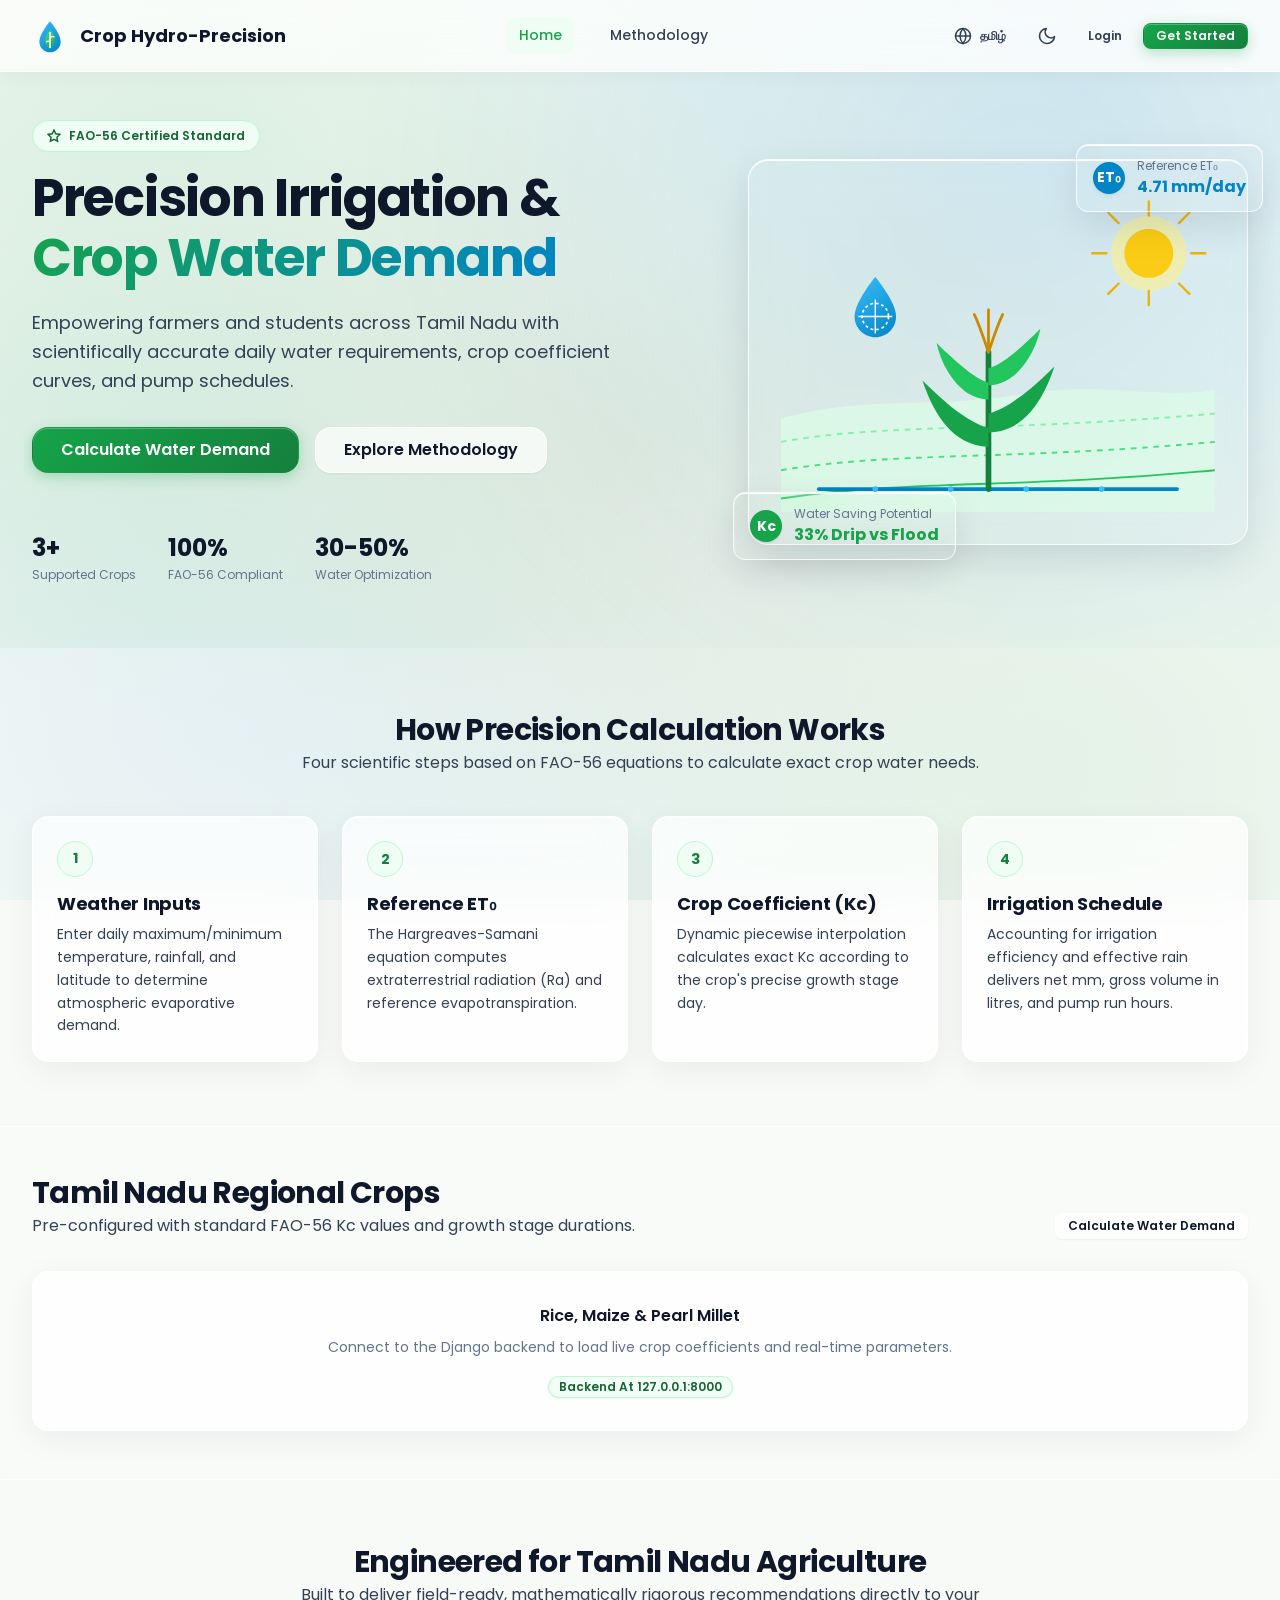
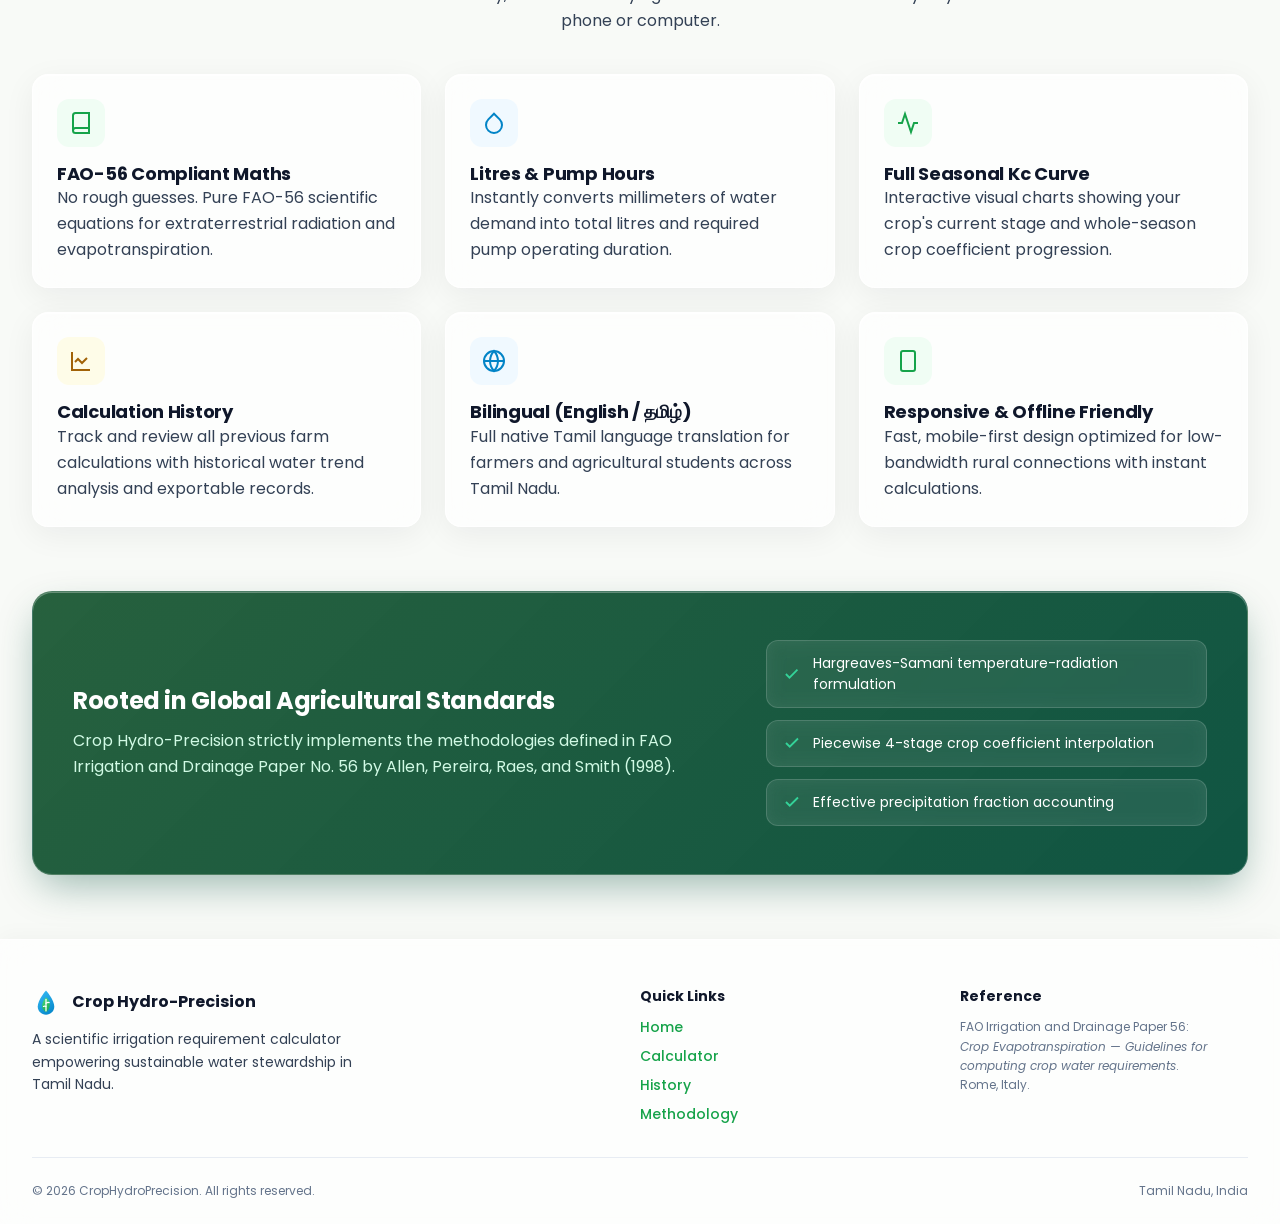
<file: frontend/index.html>
<!DOCTYPE html>
<html lang="en">
<head>
  <meta charset="UTF-8">
  <meta name="viewport" content="width=device-width, initial-scale=1.0">
  <title>Crop Hydro-Precision — Crop Water Demand & Irrigation Calculator</title>
  <meta name="description" content="Calculate crop water demand (ETc) and irrigation requirements using FAO-56 scientific methods for farmers and students in Tamil Nadu.">
  <link rel="icon" type="image/svg+xml" href="assets/favicon.svg">

  <!-- Google Fonts: Poppins & Noto Sans Tamil -->
  <link rel="preconnect" href="https://fonts.googleapis.com">
  <link rel="preconnect" href="https://fonts.gstatic.com" crossorigin>
  <link href="https://fonts.googleapis.com/css2?family=Noto+Sans+Tamil:wght@400;500;600;700&family=Poppins:wght@300;400;500;600;700&display=swap" rel="stylesheet">

  <!-- Stylesheets -->
  <link rel="stylesheet" href="css/variables.css">
  <link rel="stylesheet" href="css/base.css">
  <link rel="stylesheet" href="css/components.css">
  <link rel="stylesheet" href="css/pages.css">
</head>
<body>

  <!-- =========================================================================
       Navigation Bar
       ========================================================================= -->
  <header class="navbar">
    <div class="container navbar-container">
      <!-- Brand Logo -->
      <a href="index.html" class="navbar-brand">
        <img src="assets/logo.svg" alt="Crop Hydro-Precision Logo" class="navbar-logo" width="36" height="36">
        <span data-i18n="brand_name">Crop Hydro-Precision</span>
      </a>

      <!-- Desktop Links -->
      <nav class="navbar-links" aria-label="Main navigation">
        <a href="index.html" class="nav-link active" data-i18n="nav_home">Home</a>
        <a href="dashboard.html" class="nav-link nav-auth-only hidden" data-i18n="nav_dashboard">Calculator</a>
        <a href="history.html" class="nav-link nav-auth-only hidden" data-i18n="nav_history">History</a>
        <a href="about.html" class="nav-link" data-i18n="nav_about">Methodology</a>
      </nav>

      <!-- Right Controls: Language, Theme, Auth -->
      <div class="navbar-actions">
        <!-- Language Switcher Toggle -->
        <button id="lang-toggle-btn" class="btn btn-ghost btn-sm" aria-label="Toggle language between English and Tamil" title="Switch language">
          <svg width="18" height="18" viewBox="0 0 24 24" fill="none" stroke="currentColor" stroke-width="2" stroke-linecap="round" stroke-linejoin="round" aria-hidden="true">
            <circle cx="12" cy="12" r="10"></circle>
            <line x1="2" y1="12" x2="22" y2="12"></line>
            <path d="M12 2a15.3 15.3 0 0 1 4 10 15.3 15.3 0 0 1-4 10 15.3 15.3 0 0 1-4-10 15.3 15.3 0 0 1 4-10z"></path>
          </svg>
          <span class="lang-btn-text">தமிழ்</span>
        </button>

        <!-- Theme Switcher Toggle -->
        <button id="theme-toggle-btn" class="btn btn-icon" aria-label="Toggle dark mode" data-i18n-title="theme_toggle_title">
          <svg class="icon-sun hidden" width="20" height="20" viewBox="0 0 24 24" fill="none" stroke="currentColor" stroke-width="2" stroke-linecap="round" stroke-linejoin="round" aria-hidden="true">
            <circle cx="12" cy="12" r="5"></circle>
            <line x1="12" y1="1" x2="12" y2="3"></line>
            <line x1="12" y1="21" x2="12" y2="23"></line>
            <line x1="4.22" y1="4.22" x2="5.64" y2="5.64"></line>
            <line x1="18.36" y1="18.36" x2="19.78" y2="19.78"></line>
            <line x1="1" y1="12" x2="3" y2="12"></line>
            <line x1="21" y1="12" x2="23" y2="12"></line>
            <line x1="4.22" y1="19.78" x2="5.64" y2="18.36"></line>
            <line x1="18.36" y1="5.64" x2="19.78" y2="4.22"></line>
          </svg>
          <svg class="icon-moon" width="20" height="20" viewBox="0 0 24 24" fill="none" stroke="currentColor" stroke-width="2" stroke-linecap="round" stroke-linejoin="round" aria-hidden="true">
            <path d="M21 12.79A9 9 0 1 1 11.21 3 7 7 0 0 0 21 12.79z"></path>
          </svg>
        </button>

        <!-- Guest Links -->
        <div class="nav-guest-only" style="display: flex; gap: var(--space-2);">
          <a href="login.html" class="btn btn-ghost btn-sm" data-i18n="nav_login">Login</a>
          <a href="register.html" class="btn btn-primary btn-sm" data-i18n="nav_register">Get Started</a>
        </div>

        <!-- Authenticated User Menu -->
        <div class="nav-auth-only hidden" style="display: flex; align-items: center; gap: var(--space-3);">
          <a href="profile.html" class="user-avatar" id="nav-user-initials" title="User profile">U</a>
          <button id="nav-logout-btn" class="btn btn-ghost btn-sm" data-i18n="nav_logout">Logout</button>
        </div>
      </div>
    </div>
  </header>

  <main>
    <!-- =========================================================================
         Hero Section
         ========================================================================= -->
    <section class="hero-section">
      <div class="container hero-grid">
        <div class="hero-text-content">
          <div class="hero-badge">
            <svg width="14" height="14" viewBox="0 0 24 24" fill="none" stroke="currentColor" stroke-width="2.5"><path d="M12 2l3.09 6.26L22 9.27l-5 4.87 1.18 6.88L12 17.77l-6.18 3.25L7 14.14 2 9.27l6.91-1.01L12 2z"/></svg>
            <span data-i18n="hero_badge">FAO-56 Certified Standard</span>
          </div>
          <h1 class="hero-title">
            <span data-i18n="hero_title_1">Precision Irrigation &</span><br>
            <span class="text-gradient" data-i18n="hero_title_2">Crop Water Demand</span>
          </h1>
          <p class="hero-subtext" data-i18n="hero_subtext">
            Empowering farmers and students across Tamil Nadu with scientifically accurate daily water requirements, crop coefficient curves, and pump schedules.
          </p>
          <div class="hero-ctas">
            <a href="dashboard.html" class="btn btn-primary btn-lg" data-i18n="cta_calculate_now">
              Calculate Water Demand
              <svg width="18" height="18" viewBox="0 0 24 24" fill="none" stroke="currentColor" stroke-width="2"><path d="M5 12h14M12 5l7 7-7 7"/></svg>
            </a>
            <a href="about.html" class="btn btn-secondary btn-lg" data-i18n="cta_learn_more">Explore Methodology</a>
          </div>

          <div class="hero-stats">
            <div>
              <div class="hero-stat-value">3+</div>
              <div class="hero-stat-label" data-i18n="stat_crops">Supported Crops</div>
            </div>
            <div>
              <div class="hero-stat-value">100%</div>
              <div class="hero-stat-label" data-i18n="stat_precision">FAO-56 Compliant</div>
            </div>
            <div>
              <div class="hero-stat-value">30-50%</div>
              <div class="hero-stat-label" data-i18n="stat_savings">Water Optimization</div>
            </div>
          </div>
        </div>

        <!-- Hero Illustrated Graphic (Inline SVG) -->
        <div class="hero-visual-card">
          <!-- Floating Metrics -->
          <div class="floating-metric top-right">
            <div class="user-avatar" style="background: var(--color-water-600); width: 32px; height: 32px;">ET₀</div>
            <div>
              <div style="font-size: var(--font-size-xs); color: var(--text-muted);" data-i18n="metric_et0_preview">Reference ET₀</div>
              <div style="font-weight: 700; color: var(--color-water-600);">4.71 mm/day</div>
            </div>
          </div>

          <div class="floating-metric bottom-left">
            <div class="user-avatar" style="background: var(--color-primary-600); width: 32px; height: 32px;">Kc</div>
            <div>
              <div style="font-size: var(--font-size-xs); color: var(--text-muted);" data-i18n="metric_savings_preview">Water Saving Potential</div>
              <div style="font-weight: 700; color: var(--color-primary-600);">33% Drip vs Flood</div>
            </div>
          </div>

          <div class="hero-svg-container">
            <svg viewBox="0 0 460 340" fill="none" xmlns="http://www.w3.org/2000/svg" style="width: 100%; height: auto;">
              <!-- Sky & Sun -->
              <circle cx="390" cy="65" r="40" fill="#fef08a" opacity="0.6"/>
              <circle cx="390" cy="65" r="26" fill="#facc15"/>
              <!-- Sunrays -->
              <path d="M390 25V10M390 120V105M345 65H330M450 65H435M358 33L347 22M433 108L422 97M358 97L347 108M433 22L422 33" stroke="#eab308" stroke-width="2.5" stroke-linecap="round"/>

              <!-- Rolling Hills / Field Background -->
              <path d="M0 240C90 215 160 230 250 215C340 200 400 220 460 210V340H0V240Z" fill="#dcfce7" opacity="0.7"/>
              <!-- Crop Rows Contour Lines -->
              <path d="M0 265C110 245 230 255 460 235" stroke="#86efac" stroke-width="2" stroke-dasharray="6 6"/>
              <path d="M0 295C120 275 240 285 460 265" stroke="#4ade80" stroke-width="2" stroke-dasharray="6 6"/>
              <path d="M0 325C130 305 250 315 460 295" stroke="#22c55e" stroke-width="2"/>

              <!-- Drip Irrigation Pipe Graphic -->
              <path d="M40 315H420" stroke="#0284c7" stroke-width="4" stroke-linecap="round"/>
              <!-- Emitter water droplets -->
              <circle cx="100" cy="315" r="3" fill="#38bdf8"/>
              <circle cx="180" cy="315" r="3" fill="#38bdf8"/>
              <circle cx="260" cy="315" r="3" fill="#38bdf8"/>
              <circle cx="340" cy="315" r="3" fill="#38bdf8"/>

              <!-- Central Healthy Crop (Maize / Rice Stalk) -->
              <path d="M220 315V170" stroke="#15803d" stroke-width="6" stroke-linecap="round"/>
              <!-- Leaves Left -->
              <path d="M220 270C180 270 160 230 150 200C175 225 200 245 220 250" fill="#16a34a"/>
              <path d="M220 220C190 220 170 185 165 160C185 180 205 198 220 202" fill="#22c55e"/>
              <!-- Leaves Right -->
              <path d="M220 255C260 255 280 215 290 185C265 210 240 230 220 235" fill="#16a34a"/>
              <path d="M220 205C250 205 270 170 275 145C255 165 235 183 220 187" fill="#22c55e"/>
              <!-- Top Tassel / Ear of Corn -->
              <path d="M220 170C215 155 210 140 205 130M220 170C225 155 230 140 235 130M220 170V125" stroke="#ca8a04" stroke-width="3" stroke-linecap="round"/>

              <!-- Stylized Water Droplet with Precision Crosshair -->
              <g transform="translate(60, 80)">
                <path d="M40 10C40 10 18 36 18 52C18 64.15 27.85 74 40 74C52.15 74 62 64.15 62 52C62 36 40 10 40 10Z" fill="url(#waterDropGrad)"/>
                <circle cx="40" cy="52" r="14" stroke="#ffffff" stroke-width="1.8" stroke-dasharray="3 3"/>
                <line x1="40" y1="34" x2="40" y2="70" stroke="#ffffff" stroke-width="1.5"/>
                <line x1="22" y1="52" x2="58" y2="52" stroke="#ffffff" stroke-width="1.5"/>
              </g>

              <defs>
                <linearGradient id="waterDropGrad" x1="18" y1="10" x2="62" y2="74" gradientUnits="userSpaceOnUse">
                  <stop offset="0%" stop-color="#38bdf8"/>
                  <stop offset="100%" stop-color="#0284c7"/>
                </linearGradient>
              </defs>
            </svg>
          </div>
        </div>
      </div>
    </section>

    <!-- =========================================================================
         How It Works Section (4 Steps)
         ========================================================================= -->
    <section class="section">
      <div class="container">
        <div style="text-align: center; max-width: 680px; margin: 0 auto;">
          <h2 data-i18n="how_it_works_title">How Precision Calculation Works</h2>
          <p data-i18n="how_it_works_subtitle">Four scientific steps based on FAO-56 equations to calculate exact crop water needs.</p>
        </div>

        <div class="steps-grid">
          <!-- Step 1 -->
          <div class="step-card">
            <div class="step-number">1</div>
            <h3 class="step-title" data-i18n="step1_title">Weather Inputs</h3>
            <p class="step-desc" data-i18n="step1_desc">Enter daily maximum/minimum temperature, rainfall, and latitude to determine atmospheric evaporative demand.</p>
          </div>
          <!-- Step 2 -->
          <div class="step-card">
            <div class="step-number">2</div>
            <h3 class="step-title" data-i18n="step2_title">Reference ET₀</h3>
            <p class="step-desc" data-i18n="step2_desc">The Hargreaves-Samani equation computes extraterrestrial radiation (Ra) and reference evapotranspiration.</p>
          </div>
          <!-- Step 3 -->
          <div class="step-card">
            <div class="step-number">3</div>
            <h3 class="step-title" data-i18n="step3_title">Crop Coefficient (Kc)</h3>
            <p class="step-desc" data-i18n="step3_desc">Dynamic piecewise interpolation calculates exact Kc according to the crop's precise growth stage day.</p>
          </div>
          <!-- Step 4 -->
          <div class="step-card">
            <div class="step-number">4</div>
            <h3 class="step-title" data-i18n="step4_title">Irrigation Schedule</h3>
            <p class="step-desc" data-i18n="step4_desc">Accounting for irrigation efficiency and effective rain delivers net mm, gross volume in litres, and pump run hours.</p>
          </div>
        </div>
      </div>
    </section>

    <!-- =========================================================================
         Live Supported Crops Strip (Loaded from GET /api/crops/)
         ========================================================================= -->
    <section class="supported-crops-section">
      <div class="container">
        <div style="display: flex; justify-content: space-between; align-items: flex-end; flex-wrap: wrap; gap: var(--space-4);">
          <div>
            <h2 data-i18n="crops_title">Tamil Nadu Regional Crops</h2>
            <p data-i18n="crops_subtitle">Pre-configured with standard FAO-56 Kc values and growth stage durations.</p>
          </div>
          <a href="dashboard.html" class="btn btn-secondary btn-sm" data-i18n="cta_calculate_now">Calculate for your crop &rarr;</a>
        </div>

        <div id="crops-container" class="crops-scroll-grid" role="region" aria-live="polite">
          <!-- Dynamic skeleton cards while loading -->
          <div class="crop-card skeleton-box skeleton"></div>
          <div class="crop-card skeleton-box skeleton"></div>
          <div class="crop-card skeleton-box skeleton"></div>
        </div>
      </div>
    </section>

    <!-- =========================================================================
         Key Features Grid
         ========================================================================= -->
    <section class="section">
      <div class="container">
        <div style="text-align: center; max-width: 680px; margin: 0 auto;">
          <h2 data-i18n="features_title">Engineered for Tamil Nadu Agriculture</h2>
          <p data-i18n="features_subtitle">Built to deliver field-ready, mathematically rigorous recommendations directly to your phone or computer.</p>
        </div>

        <div class="features-grid">
          <!-- Feature 1 -->
          <div class="feature-card">
            <div class="feature-icon-wrapper">
              <svg width="24" height="24" viewBox="0 0 24 24" fill="none" stroke="currentColor" stroke-width="2"><path d="M4 19.5A2.5 2.5 0 0 1 6.5 17H20"/><path d="M6.5 2H20v20H6.5A2.5 2.5 0 0 1 4 19.5v-15A2.5 2.5 0 0 1 6.5 2z"/></svg>
            </div>
            <h3 class="card-title" data-i18n="feat1_title">FAO-56 Compliant Maths</h3>
            <p data-i18n="feat1_desc">No rough guesses. Pure FAO-56 scientific equations for extraterrestrial radiation and evapotranspiration.</p>
          </div>

          <!-- Feature 2 -->
          <div class="feature-card">
            <div class="feature-icon-wrapper blue">
              <svg width="24" height="24" viewBox="0 0 24 24" fill="none" stroke="currentColor" stroke-width="2"><path d="M12 2.69l5.66 5.66a8 8 0 1 1-11.31 0z"/></svg>
            </div>
            <h3 class="card-title" data-i18n="feat2_title">Litres & Pump Hours</h3>
            <p data-i18n="feat2_desc">Instantly converts millimeters of water demand into total litres and required pump operating duration.</p>
          </div>

          <!-- Feature 3 -->
          <div class="feature-card">
            <div class="feature-icon-wrapper">
              <svg width="24" height="24" viewBox="0 0 24 24" fill="none" stroke="currentColor" stroke-width="2"><polyline points="22 12 18 12 15 21 9 3 6 12 2 12"/></svg>
            </div>
            <h3 class="card-title" data-i18n="feat3_title">Full Seasonal Kc Curve</h3>
            <p data-i18n="feat3_desc">Interactive visual charts showing your crop's current stage and whole-season crop coefficient progression.</p>
          </div>

          <!-- Feature 4 -->
          <div class="feature-card">
            <div class="feature-icon-wrapper soil">
              <svg width="24" height="24" viewBox="0 0 24 24" fill="none" stroke="currentColor" stroke-width="2"><path d="M3 3v18h18"/><path d="M18 9l-5 5-4-4-3 3"/></svg>
            </div>
            <h3 class="card-title" data-i18n="feat4_title">Calculation History</h3>
            <p data-i18n="feat4_desc">Track and review all previous farm calculations with historical water trend analysis and exportable records.</p>
          </div>

          <!-- Feature 5 -->
          <div class="feature-card">
            <div class="feature-icon-wrapper blue">
              <svg width="24" height="24" viewBox="0 0 24 24" fill="none" stroke="currentColor" stroke-width="2"><circle cx="12" cy="12" r="10"/><path d="M2 12h20M12 2a15.3 15.3 0 0 1 4 10 15.3 15.3 0 0 1-4 10 15.3 15.3 0 0 1-4-10 15.3 15.3 0 0 1 4-10z"/></svg>
            </div>
            <h3 class="card-title" data-i18n="feat5_title">Bilingual (English / தமிழ்)</h3>
            <p data-i18n="feat5_desc">Full native Tamil language translation for farmers and agricultural students across Tamil Nadu.</p>
          </div>

          <!-- Feature 6 -->
          <div class="feature-card">
            <div class="feature-icon-wrapper">
              <svg width="24" height="24" viewBox="0 0 24 24" fill="none" stroke="currentColor" stroke-width="2"><rect x="5" y="2" width="14" height="20" rx="2" ry="2"/><line x1="12" y1="18" x2="12.01" y2="18"/></svg>
            </div>
            <h3 class="card-title" data-i18n="feat6_title">Responsive & Mobile First</h3>
            <p data-i18n="feat6_desc">Fast, mobile-first design optimized for low-bandwidth rural connections with instant calculations.</p>
          </div>
        </div>
      </div>
    </section>

    <!-- =========================================================================
         FAO-56 Scientific Credibility Section
         ========================================================================= -->
    <section class="section" style="padding-top: 0;">
      <div class="container">
        <div class="fao-banner">
          <div>
            <h3 data-i18n="fao_banner_title">Rooted in Global Agricultural Standards</h3>
            <p data-i18n="fao_banner_desc">
              Crop Hydro-Precision strictly implements the methodologies defined in FAO Irrigation and Drainage Paper No. 56 by Allen, Pereira, Raes, and Smith (1998).
            </p>
          </div>
          <div class="fao-badge-list">
            <div class="fao-badge-item">
              <svg width="18" height="18" viewBox="0 0 24 24" fill="none" stroke="#34d399" stroke-width="2.5"><polyline points="20 6 9 17 4 12"/></svg>
              <span data-i18n="fao_check1">Hargreaves-Samani temperature-radiation formulation</span>
            </div>
            <div class="fao-badge-item">
              <svg width="18" height="18" viewBox="0 0 24 24" fill="none" stroke="#34d399" stroke-width="2.5"><polyline points="20 6 9 17 4 12"/></svg>
              <span data-i18n="fao_check2">Piecewise 4-stage crop coefficient interpolation</span>
            </div>
            <div class="fao-badge-item">
              <svg width="18" height="18" viewBox="0 0 24 24" fill="none" stroke="#34d399" stroke-width="2.5"><polyline points="20 6 9 17 4 12"/></svg>
              <span data-i18n="fao_check3">Effective precipitation fraction accounting</span>
            </div>
          </div>
        </div>
      </div>
    </section>
  </main>

  <!-- =========================================================================
       Footer
       ========================================================================= -->
  <footer class="footer">
    <div class="container">
      <div class="footer-content">
        <div>
          <div style="display: flex; align-items: center; gap: var(--space-3); margin-bottom: var(--space-3);">
            <img src="assets/logo.svg" alt="Logo" width="28" height="28">
            <strong style="font-size: var(--font-size-base);" data-i18n="brand_name">Crop Hydro-Precision</strong>
          </div>
          <p style="font-size: var(--font-size-sm); max-width: 360px;" data-i18n="footer_desc">
            A scientific irrigation requirement calculator empowering sustainable water stewardship in Tamil Nadu.
          </p>
        </div>

        <div>
          <h4 style="font-size: var(--font-size-sm); margin-bottom: var(--space-3);" data-i18n="footer_links_title">Quick Links</h4>
          <ul style="display: flex; flex-direction: column; gap: var(--space-2); font-size: var(--font-size-sm);">
            <li><a href="index.html" data-i18n="nav_home">Home</a></li>
            <li><a href="dashboard.html" data-i18n="nav_dashboard">Calculator</a></li>
            <li><a href="history.html" data-i18n="nav_history">History</a></li>
            <li><a href="about.html" data-i18n="nav_about">Methodology</a></li>
          </ul>
        </div>

        <div>
          <h4 style="font-size: var(--font-size-sm); margin-bottom: var(--space-3);" data-i18n="footer_fao_title">Reference</h4>
          <p style="font-size: var(--font-size-xs); color: var(--text-muted); line-height: 1.6;">
            FAO Irrigation and Drainage Paper 56:<br>
            <em>Crop Evapotranspiration — Guidelines for computing crop water requirements</em>.<br>
            Rome, Italy.
          </p>
        </div>
      </div>

      <div class="footer-bottom">
        <span data-i18n="footer_rights">© 2026 CropHydroPrecision. All rights reserved.</span>
        <span>Tamil Nadu, India</span>
      </div>
    </div>
  </footer>

  <!-- =========================================================================
       Application Script (ES Module)
       ========================================================================= -->
  <script type="module">
    import { api } from "./js/api.js";
    import { initI18n, getCurrentLang } from "./js/i18n.js";
    import { initTheme, initNavbar } from "./js/ui.js";

    // Initialize layout systems
    initI18n();
    initTheme();
    initNavbar();

    // Load Live Supported Crops from GET /api/crops/
    async function loadSupportedCrops() {
      const container = document.getElementById("crops-container");
      if (!container) return;

      try {
        const response = await api("/crops/", { auth: false });
        const crops = response.crops || [];

        if (crops.length === 0) {
          container.innerHTML = `<p class="text-muted">No crops currently active.</p>`;
          return;
        }

        const isTamil = getCurrentLang() === "ta";

        container.innerHTML = crops.map((crop) => {
          const displayName = isTamil ? crop.name_ta : crop.name_en;
          const secondaryName = isTamil ? crop.name_en : crop.name_ta;
          const daysText = isTamil ? "நாட்கள்" : "days";
          const durText = isTamil ? "முழு காலம்" : "Total Duration";
          const initText = isTamil ? "தொடக்கப் பருவம்" : "Initial Stage";
          const peakText = isTamil ? "உச்ச Kc" : "Peak Kc";

          return `
            <div class="crop-card">
              <div class="crop-card-header">
                <div>
                  <div class="crop-name">${displayName}</div>
                  <div class="crop-tamil-name">${secondaryName}</div>
                </div>
                <span class="badge badge-stage-development">Kc: ${crop.kc_ini} - ${crop.kc_mid}</span>
              </div>
              <div class="crop-meta-row">
                <span>${durText}</span>
                <strong>${crop.total_days} ${daysText}</strong>
              </div>
              <div class="crop-meta-row">
                <span>${initText}</span>
                <span>${crop.days_initial} ${daysText}</span>
              </div>
              <div class="crop-meta-row">
                <span>${peakText}</span>
                <strong>${crop.kc_mid}</strong>
              </div>
            </div>
          `;
        }).join("");
      } catch (err) {
        // Fallback display if backend is not currently running
        container.innerHTML = `
          <div class="crop-card" style="grid-column: 1 / -1; text-align: center; padding: var(--space-8);">
            <div style="font-weight: 600; margin-bottom: var(--space-2);">Rice, Maize & Pearl Millet</div>
            <p style="font-size: var(--font-size-sm); color: var(--text-muted); margin-bottom: var(--space-4);">
              Connect to the Django backend to load live crop coefficients and real-time parameters.
            </p>
            <span class="badge badge-stage-development">Backend at 127.0.0.1:8000</span>
          </div>
        `;
      }
    }

    loadSupportedCrops();

    // Re-render crop names if user toggles language
    document.getElementById("lang-toggle-btn")?.addEventListener("click", () => {
      setTimeout(loadSupportedCrops, 50);
    });
  </script>
</body>
</html>
</file>
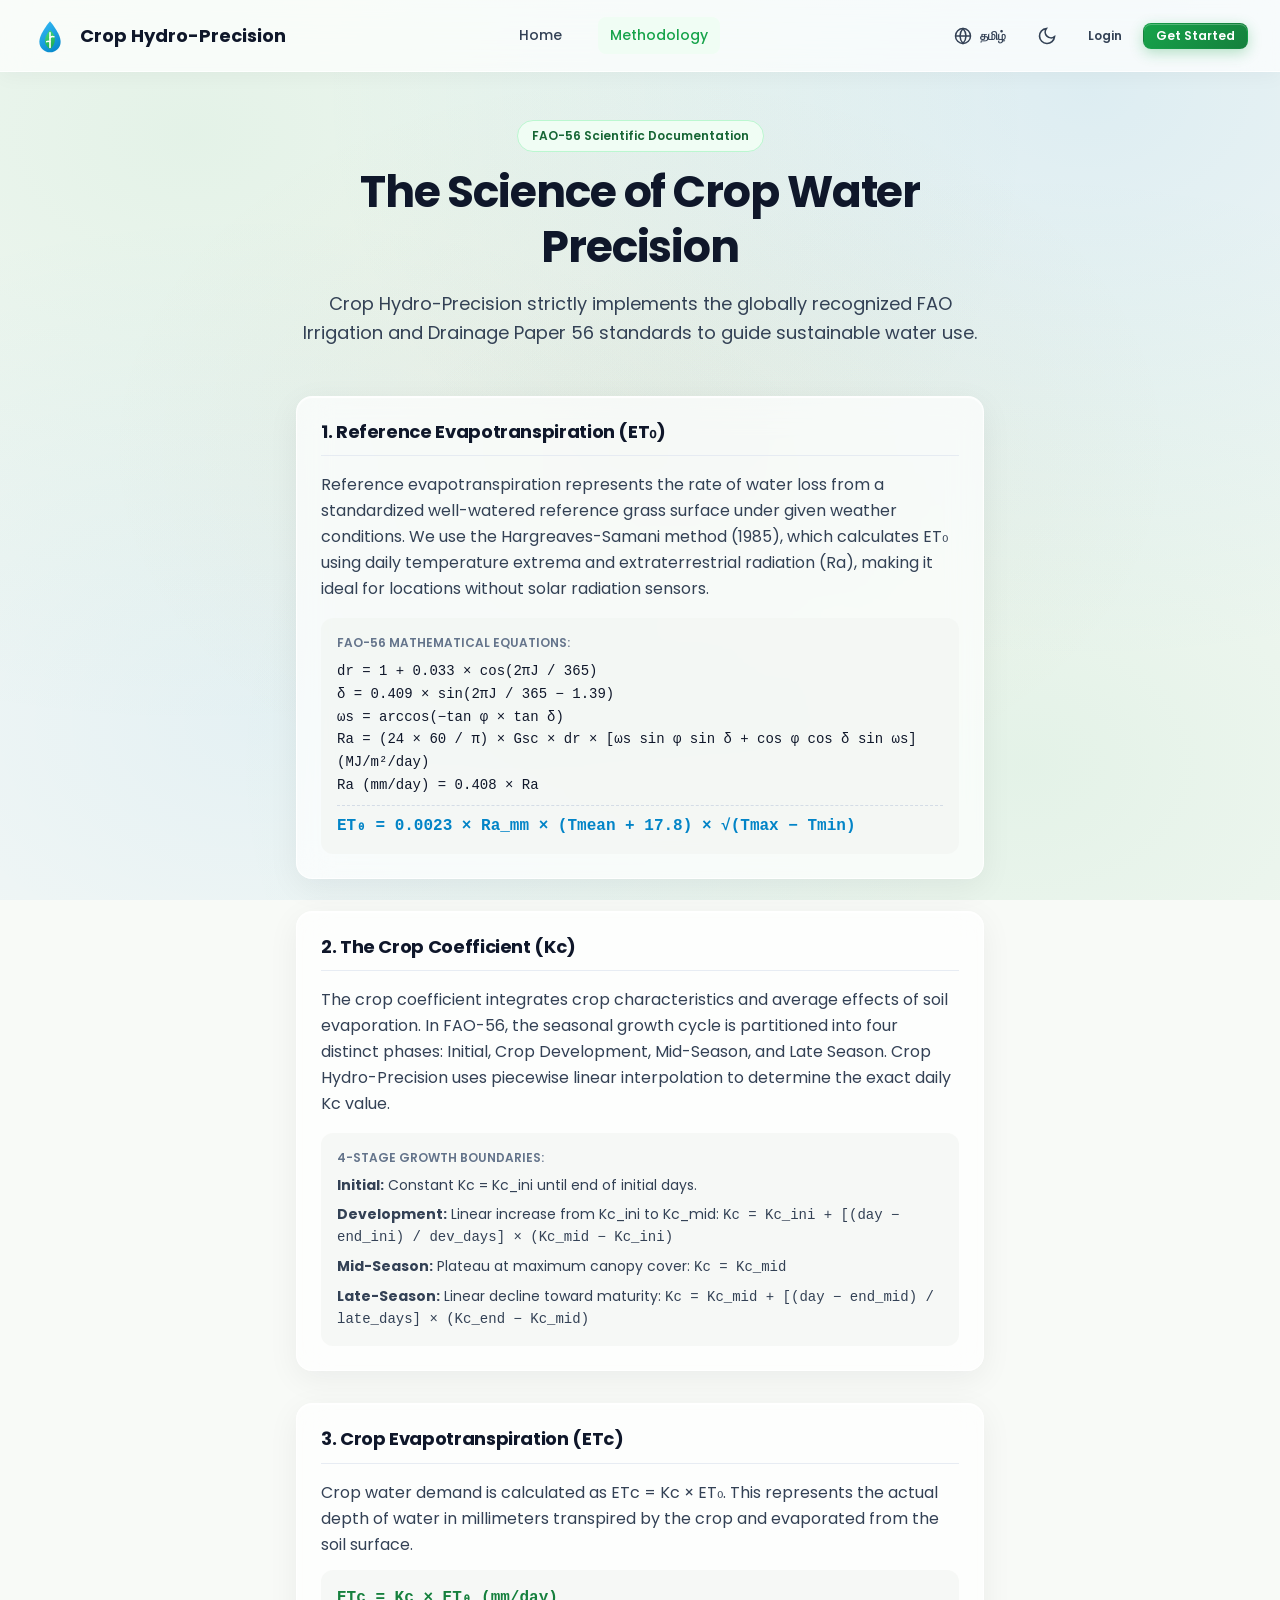
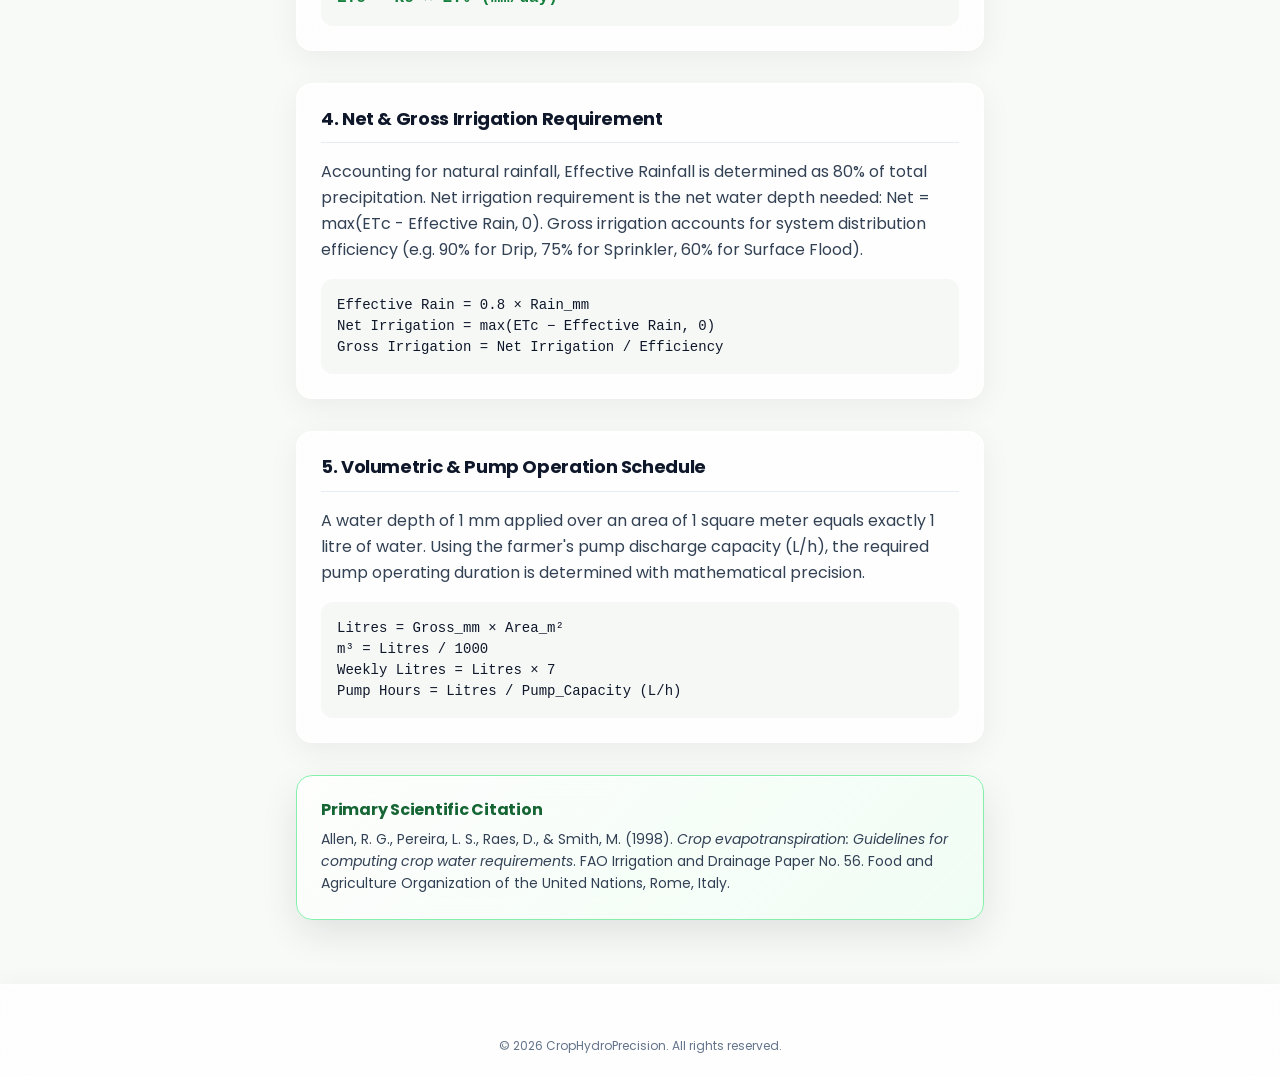
<file: frontend/about.html>
<!DOCTYPE html>
<html lang="en">
<head>
  <meta charset="UTF-8">
  <meta name="viewport" content="width=device-width, initial-scale=1.0">
  <title>Methodology & FAO-56 Science — Crop Hydro-Precision</title>
  <meta name="description" content="Scientific principles, mathematical formulations, and FAO-56 standard equations implemented in Crop Hydro-Precision.">
  <link rel="icon" type="image/svg+xml" href="assets/favicon.svg">

  <!-- Google Fonts: Poppins & Noto Sans Tamil -->
  <link rel="preconnect" href="https://fonts.googleapis.com">
  <link rel="preconnect" href="https://fonts.gstatic.com" crossorigin>
  <link href="https://fonts.googleapis.com/css2?family=Noto+Sans+Tamil:wght@400;500;600;700&family=Poppins:wght@300;400;500;600;700&display=swap" rel="stylesheet">

  <!-- Stylesheets -->
  <link rel="stylesheet" href="css/variables.css">
  <link rel="stylesheet" href="css/base.css">
  <link rel="stylesheet" href="css/components.css">
  <link rel="stylesheet" href="css/pages.css">
</head>
<body>

  <!-- Navigation Bar -->
  <header class="navbar">
    <div class="container navbar-container">
      <a href="index.html" class="navbar-brand">
        <img src="assets/logo.svg" alt="Crop Hydro-Precision Logo" class="navbar-logo" width="36" height="36">
        <span data-i18n="brand_name">Crop Hydro-Precision</span>
      </a>

      <nav class="navbar-links" aria-label="Main navigation">
        <a href="index.html" class="nav-link" data-i18n="nav_home">Home</a>
        <a href="dashboard.html" class="nav-link nav-auth-only hidden" data-i18n="nav_dashboard">Calculator</a>
        <a href="history.html" class="nav-link nav-auth-only hidden" data-i18n="nav_history">History</a>
        <a href="about.html" class="nav-link active" data-i18n="nav_about">Methodology</a>
      </nav>

      <div class="navbar-actions">
        <!-- Language Switcher Toggle -->
        <button id="lang-toggle-btn" class="btn btn-ghost btn-sm" aria-label="Toggle language">
          <svg width="18" height="18" viewBox="0 0 24 24" fill="none" stroke="currentColor" stroke-width="2" aria-hidden="true">
            <circle cx="12" cy="12" r="10"></circle>
            <line x1="2" y1="12" x2="22" y2="12"></line>
            <path d="M12 2a15.3 15.3 0 0 1 4 10 15.3 15.3 0 0 1-4 10 15.3 15.3 0 0 1-4-10 15.3 15.3 0 0 1 4-10z"></path>
          </svg>
          <span class="lang-btn-text">தமிழ்</span>
        </button>

        <!-- Theme Switcher Toggle -->
        <button id="theme-toggle-btn" class="btn btn-icon" aria-label="Toggle dark mode" data-i18n-title="theme_toggle_title">
          <svg class="icon-sun hidden" width="20" height="20" viewBox="0 0 24 24" fill="none" stroke="currentColor" stroke-width="2"><circle cx="12" cy="12" r="5"></circle><line x1="12" y1="1" x2="12" y2="3"></line><line x1="12" y1="21" x2="12" y2="23"></line><line x1="4.22" y1="4.22" x2="5.64" y2="5.64"></line><line x1="18.36" y1="18.36" x2="19.78" y2="19.78"></line><line x1="1" y1="12" x2="3" y2="12"></line><line x1="21" y1="12" x2="23" y2="12"></line><line x1="4.22" y1="19.78" x2="5.64" y2="18.36"></line><line x1="18.36" y1="5.64" x2="19.78" y2="4.22"></line></svg>
          <svg class="icon-moon" width="20" height="20" viewBox="0 0 24 24" fill="none" stroke="currentColor" stroke-width="2"><path d="M21 12.79A9 9 0 1 1 11.21 3 7 7 0 0 0 21 12.79z"></path></svg>
        </button>

        <div class="nav-guest-only" style="display: flex; gap: var(--space-2);">
          <a href="login.html" class="btn btn-ghost btn-sm" data-i18n="nav_login">Login</a>
          <a href="register.html" class="btn btn-primary btn-sm" data-i18n="nav_register">Get Started</a>
        </div>

        <div class="nav-auth-only hidden" style="display: flex; align-items: center; gap: var(--space-3);">
          <a href="profile.html" class="user-avatar" id="nav-user-initials" title="User profile">U</a>
          <button id="nav-logout-btn" class="btn btn-ghost btn-sm" data-i18n="nav_logout">Logout</button>
        </div>
      </div>
    </div>
  </header>

  <main style="padding: var(--space-12) 0 var(--space-16);">
    <div class="container container-sm">

      <!-- Hero Header -->
      <div style="text-align: center; margin-bottom: var(--space-12);">
        <div class="hero-badge" style="margin-bottom: var(--space-3);">
          FAO-56 Scientific Documentation
        </div>
        <h1 style="font-size: clamp(2rem, 4vw, 2.75rem); margin-bottom: var(--space-4);" data-i18n="about_hero_title">
          The Science of Crop Water Precision
        </h1>
        <p style="font-size: var(--font-size-lg); color: var(--text-secondary); line-height: 1.6;" data-i18n="about_hero_desc">
          Crop Hydro-Precision strictly implements the globally recognized FAO Irrigation and Drainage Paper 56 standards to guide sustainable water use.
        </p>
      </div>

      <!-- Section 1: Extraterrestrial Radiation & ET0 -->
      <article class="card" style="margin-bottom: var(--space-8);">
        <div class="card-header">
          <h2 class="card-title" data-i18n="about_et0_title">1. Reference Evapotranspiration (ET₀)</h2>
        </div>
        <p data-i18n="about_et0_desc">
          Reference evapotranspiration represents the rate of water loss from a standardized well-watered reference grass surface under given weather conditions. We use the Hargreaves-Samani method (1985), which calculates ET₀ using daily temperature extrema and extraterrestrial radiation (Ra), making it ideal for locations without solar radiation sensors.
        </p>

        <div style="background: var(--bg-surface-muted); padding: var(--space-4); border-radius: var(--radius-md); margin-top: var(--space-4);">
          <div style="font-size: var(--font-size-xs); color: var(--text-muted); font-weight: 600; text-transform: uppercase; margin-bottom: var(--space-2);">FAO-56 Mathematical Equations:</div>
          <p style="font-family: monospace; font-size: var(--font-size-sm); color: var(--text-main); margin-bottom: var(--space-2);">
            dr = 1 + 0.033 × cos(2πJ / 365)<br>
            δ = 0.409 × sin(2πJ / 365 − 1.39)<br>
            ωs = arccos(−tan φ × tan δ)<br>
            Ra = (24 × 60 / π) × Gsc × dr × [ωs sin φ sin δ + cos φ cos δ sin ωs] (MJ/m²/day)<br>
            Ra (mm/day) = 0.408 × Ra
          </p>
          <div style="font-weight: 700; color: var(--color-water-600); font-family: monospace; font-size: var(--font-size-base); padding-top: var(--space-2); border-top: 1px dashed var(--border-default);">
            ET₀ = 0.0023 × Ra_mm × (Tmean + 17.8) × √(Tmax − Tmin)
          </div>
        </div>
      </article>

      <!-- Section 2: Crop Coefficient Kc -->
      <article class="card" style="margin-bottom: var(--space-8);">
        <div class="card-header">
          <h2 class="card-title" data-i18n="about_kc_title">2. The Crop Coefficient (Kc)</h2>
        </div>
        <p data-i18n="about_kc_desc">
          The crop coefficient integrates crop characteristics and average effects of soil evaporation. In FAO-56, the seasonal growth cycle is partitioned into four distinct phases: Initial, Crop Development, Mid-Season, and Late Season. Crop Hydro-Precision uses piecewise linear interpolation to determine the exact daily Kc value.
        </p>

        <div style="background: var(--bg-surface-muted); padding: var(--space-4); border-radius: var(--radius-md); margin-top: var(--space-4);">
          <div style="font-size: var(--font-size-xs); color: var(--text-muted); font-weight: 600; text-transform: uppercase; margin-bottom: var(--space-2);">4-Stage Growth Boundaries:</div>
          <ul style="font-size: var(--font-size-sm); color: var(--text-secondary); display: flex; flex-direction: column; gap: var(--space-2);">
            <li><strong>Initial:</strong> Constant Kc = Kc_ini until end of initial days.</li>
            <li><strong>Development:</strong> Linear increase from Kc_ini to Kc_mid: <code>Kc = Kc_ini + [(day − end_ini) / dev_days] × (Kc_mid − Kc_ini)</code></li>
            <li><strong>Mid-Season:</strong> Plateau at maximum canopy cover: <code>Kc = Kc_mid</code></li>
            <li><strong>Late-Season:</strong> Linear decline toward maturity: <code>Kc = Kc_mid + [(day − end_mid) / late_days] × (Kc_end − Kc_mid)</code></li>
          </ul>
        </div>
      </article>

      <!-- Section 3: Crop Water Demand ETc -->
      <article class="card" style="margin-bottom: var(--space-8);">
        <div class="card-header">
          <h2 class="card-title" data-i18n="about_etc_title">3. Crop Evapotranspiration (ETc)</h2>
        </div>
        <p data-i18n="about_etc_desc">
          Crop water demand is calculated as ETc = Kc × ET₀. This represents the actual depth of water in millimeters transpired by the crop and evaporated from the soil surface.
        </p>
        <div style="background: var(--bg-surface-muted); padding: var(--space-4); border-radius: var(--radius-md); font-family: monospace; font-size: var(--font-size-base); font-weight: 700; color: var(--color-primary-700);">
          ETc = Kc × ET₀ (mm/day)
        </div>
      </article>

      <!-- Section 4: Water Balance -->
      <article class="card" style="margin-bottom: var(--space-8);">
        <div class="card-header">
          <h2 class="card-title" data-i18n="about_irrigation_title">4. Net & Gross Irrigation Requirement</h2>
        </div>
        <p data-i18n="about_irrigation_desc">
          Accounting for natural rainfall, Effective Rainfall is determined as 80% of total precipitation. Net irrigation requirement is the net water depth needed: Net = max(ETc - Effective Rain, 0). Gross irrigation accounts for system distribution efficiency (e.g. 90% for Drip, 75% for Sprinkler, 60% for Surface Flood).
        </p>
        <div style="background: var(--bg-surface-muted); padding: var(--space-4); border-radius: var(--radius-md); margin-top: var(--space-4); font-family: monospace; font-size: var(--font-size-sm); color: var(--text-main);">
          Effective Rain = 0.8 × Rain_mm<br>
          Net Irrigation = max(ETc − Effective Rain, 0)<br>
          Gross Irrigation = Net Irrigation / Efficiency
        </div>
      </article>

      <!-- Section 5: Volumetric & Pump Schedule -->
      <article class="card" style="margin-bottom: var(--space-8);">
        <div class="card-header">
          <h2 class="card-title" data-i18n="about_volume_title">5. Volumetric & Pump Operation Schedule</h2>
        </div>
        <p data-i18n="about_volume_desc">
          A water depth of 1 mm applied over an area of 1 square meter equals exactly 1 litre of water. Using the farmer's pump discharge capacity (L/h), the required pump operating duration is determined with mathematical precision.
        </p>
        <div style="background: var(--bg-surface-muted); padding: var(--space-4); border-radius: var(--radius-md); margin-top: var(--space-4); font-family: monospace; font-size: var(--font-size-sm); color: var(--text-main);">
          Litres = Gross_mm × Area_m²<br>
          m³ = Litres / 1000<br>
          Weekly Litres = Litres × 7<br>
          Pump Hours = Litres / Pump_Capacity (L/h)
        </div>
      </article>

      <!-- Primary Citation -->
      <div class="card card-elevated" style="background: linear-gradient(135deg, var(--bg-surface), var(--color-primary-50)); border-color: var(--color-primary-300);">
        <h3 style="font-size: var(--font-size-base); color: var(--color-primary-800); margin-bottom: var(--space-2);">
          Primary Scientific Citation
        </h3>
        <p style="font-size: var(--font-size-sm); color: var(--text-secondary); line-height: 1.6; margin-bottom: 0;">
          Allen, R. G., Pereira, L. S., Raes, D., & Smith, M. (1998). <em>Crop evapotranspiration: Guidelines for computing crop water requirements</em>. FAO Irrigation and Drainage Paper No. 56. Food and Agriculture Organization of the United Nations, Rome, Italy.
        </p>
      </div>

    </div>
  </main>

  <!-- Footer -->
  <footer class="footer">
    <div class="container" style="text-align: center;">
      <span style="font-size: var(--font-size-xs); color: var(--text-muted);" data-i18n="footer_rights">© 2026 CropHydroPrecision. All rights reserved.</span>
    </div>
  </footer>

  <!-- Application Script -->
  <script type="module">
    import { initI18n } from "./js/i18n.js";
    import { initTheme, initNavbar } from "./js/ui.js";

    initI18n();
    initTheme();
    initNavbar();
  </script>
</body>
</html>
</file>
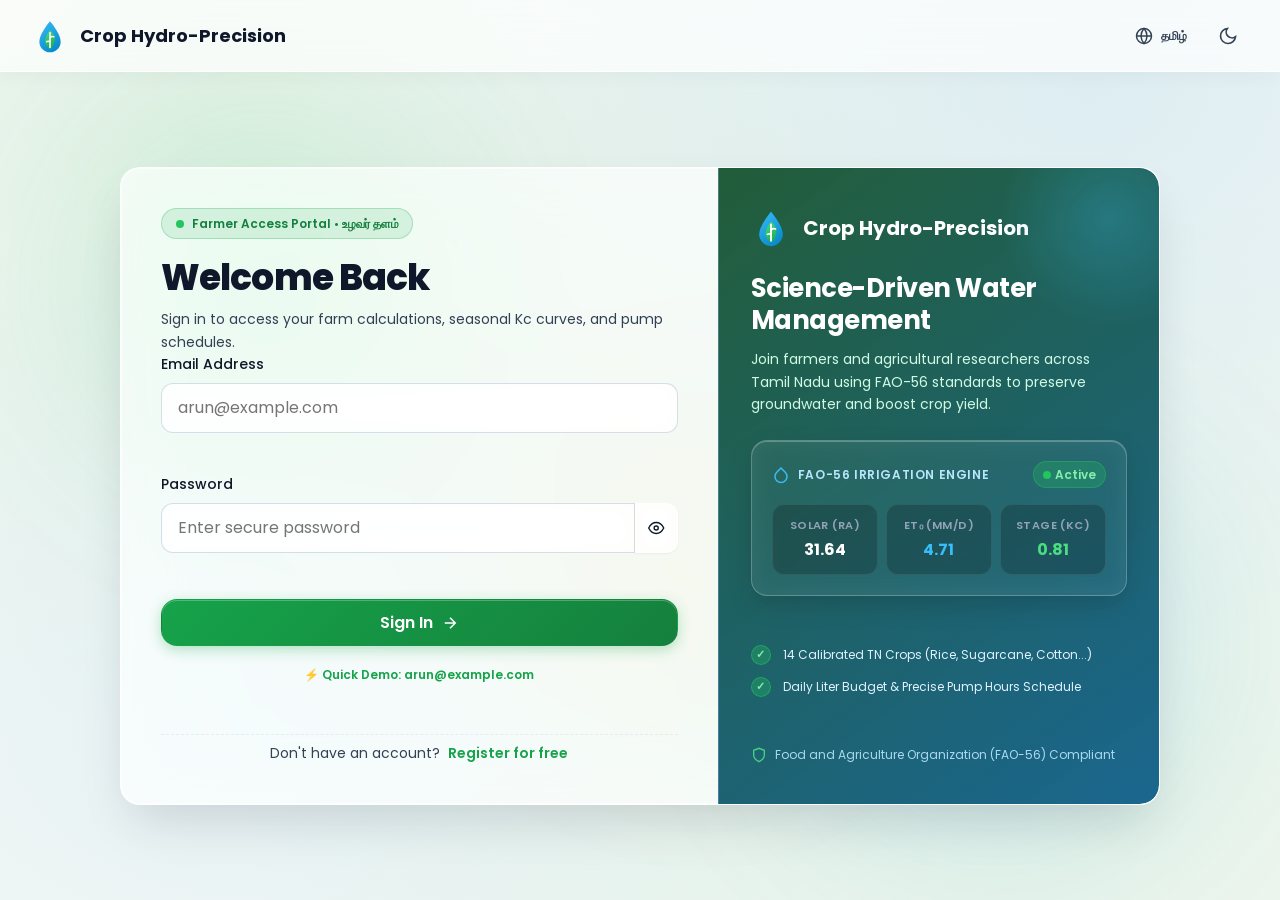
<file: frontend/login.html>
<!DOCTYPE html>
<html lang="en">
<head>
  <meta charset="UTF-8">
  <meta name="viewport" content="width=device-width, initial-scale=1.0">
  <title>Login — Crop Hydro-Precision</title>
  <meta name="description" content="Sign in to your Crop Hydro-Precision account to calculate and view your irrigation records.">
  <link rel="icon" type="image/svg+xml" href="assets/favicon.svg">

  <!-- Google Fonts: Poppins & Noto Sans Tamil -->
  <link rel="preconnect" href="https://fonts.googleapis.com">
  <link rel="preconnect" href="https://fonts.gstatic.com" crossorigin>
  <link href="https://fonts.googleapis.com/css2?family=Noto+Sans+Tamil:wght@400;500;600;700&family=Poppins:wght@300;400;500;600;700&display=swap" rel="stylesheet">

  <!-- Stylesheets -->
  <link rel="stylesheet" href="css/variables.css">
  <link rel="stylesheet" href="css/base.css">
  <link rel="stylesheet" href="css/components.css">
  <link rel="stylesheet" href="css/pages.css">
</head>
<body>

  <!-- Navigation Bar -->
  <header class="navbar">
    <div class="container navbar-container">
      <a href="index.html" class="navbar-brand">
        <img src="assets/logo.svg" alt="Crop Hydro-Precision Logo" class="navbar-logo" width="36" height="36">
        <span data-i18n="brand_name">Crop Hydro-Precision</span>
      </a>

      <div class="navbar-actions">
        <!-- Language Switcher Toggle -->
        <button id="lang-toggle-btn" class="btn btn-ghost btn-sm" aria-label="Toggle language">
          <svg width="18" height="18" viewBox="0 0 24 24" fill="none" stroke="currentColor" stroke-width="2" aria-hidden="true">
            <circle cx="12" cy="12" r="10"></circle>
            <line x1="2" y1="12" x2="22" y2="12"></line>
            <path d="M12 2a15.3 15.3 0 0 1 4 10 15.3 15.3 0 0 1-4 10 15.3 15.3 0 0 1-4-10 15.3 15.3 0 0 1 4-10z"></path>
          </svg>
          <span class="lang-btn-text">தமிழ்</span>
        </button>

        <!-- Theme Switcher Toggle -->
        <button id="theme-toggle-btn" class="btn btn-icon" aria-label="Toggle dark mode" data-i18n-title="theme_toggle_title">
          <svg class="icon-sun hidden" width="20" height="20" viewBox="0 0 24 24" fill="none" stroke="currentColor" stroke-width="2"><circle cx="12" cy="12" r="5"></circle><line x1="12" y1="1" x2="12" y2="3"></line><line x1="12" y1="21" x2="12" y2="23"></line><line x1="4.22" y1="4.22" x2="5.64" y2="5.64"></line><line x1="18.36" y1="18.36" x2="19.78" y2="19.78"></line><line x1="1" y1="12" x2="3" y2="12"></line><line x1="21" y1="12" x2="23" y2="12"></line><line x1="4.22" y1="19.78" x2="5.64" y2="18.36"></line><line x1="18.36" y1="5.64" x2="19.78" y2="4.22"></line></svg>
          <svg class="icon-moon" width="20" height="20" viewBox="0 0 24 24" fill="none" stroke="currentColor" stroke-width="2"><path d="M21 12.79A9 9 0 1 1 11.21 3 7 7 0 0 0 21 12.79z"></path></svg>
        </button>
      </div>
    </div>
  </header>

  <main>
    <!-- Ambient Floating Glass Glow Blobs -->
    <div class="auth-bg-blob auth-blob-1" aria-hidden="true"></div>
    <div class="auth-bg-blob auth-blob-2" aria-hidden="true"></div>
    <div class="auth-bg-blob auth-blob-3" aria-hidden="true"></div>

    <div class="auth-page-container">
      <!-- Floating Glass Bento Card -->
      <div class="auth-card-frame">
        <!-- Form Side -->
        <div class="auth-form-side">
          <div>
            <div class="auth-pill-tag">
              <span class="pulse-dot"></span>
              <span>Farmer Access Portal • உழவர் தளம்</span>
            </div>
            <h1 class="auth-title" data-i18n="auth_login_title">Welcome Back</h1>
            <p class="auth-subtitle" data-i18n="auth_login_subtitle">
              Sign in to access your farm calculations, seasonal Kc curves, and pump schedules.
            </p>
          </div>

          <form id="login-form" novalidate>
            <!-- Email Input -->
            <div class="form-group">
              <label for="login-email" class="form-label" data-i18n="auth_email_label">Email Address</label>
              <input type="email" id="login-email" class="form-control" autocomplete="email" required placeholder="arun@example.com" data-i18n-placeholder="auth_email_placeholder">
              <span class="form-error" id="email-error"></span>
            </div>

            <!-- Password Input with Toggle -->
            <div class="form-group">
              <label for="login-password" class="form-label" data-i18n="auth_password_label">Password</label>
              <div class="input-group">
                <input type="password" id="login-password" class="form-control" autocomplete="current-password" required placeholder="Enter password" data-i18n-placeholder="auth_password_placeholder">
                <button type="button" class="btn btn-secondary" id="toggle-password-btn" style="border-top-left-radius: 0; border-bottom-left-radius: 0; padding: 0 var(--space-3);" aria-label="Toggle password visibility">
                  <svg id="eye-icon" width="18" height="18" viewBox="0 0 24 24" fill="none" stroke="currentColor" stroke-width="2"><path d="M1 12s4-8 11-8 11 8 11 8-4 8-11 8-11-8-11-8z"></path><circle cx="12" cy="12" r="3"></circle></svg>
                </button>
              </div>
              <span class="form-error" id="password-error"></span>
            </div>

            <!-- Submit Button -->
            <div style="margin-top: var(--space-6); margin-bottom: var(--space-4);">
              <button type="submit" id="login-submit-btn" class="btn btn-primary btn-lg" style="width: 100%; justify-content: center; font-size: var(--font-size-base); padding: 0.85rem 1.5rem;">
                <span data-i18n="auth_login_btn">Sign In</span>
                <svg width="18" height="18" viewBox="0 0 24 24" fill="none" stroke="currentColor" stroke-width="2"><path d="M5 12h14M12 5l7 7-7 7"/></svg>
              </button>
            </div>

            <!-- Quick Demo Fill Helper -->
            <div style="text-align: center; margin-bottom: var(--space-4);">
              <button type="button" id="demo-fill-btn" class="btn btn-ghost btn-sm" style="color: var(--color-primary-600); font-weight: 600; font-size: var(--font-size-xs);">
                ⚡ Quick Demo: arun@example.com
              </button>
            </div>

            <!-- General Error Slot -->
            <div id="general-error" class="form-error" style="text-align: center; margin-bottom: var(--space-3);"></div>

            <!-- Registration Link -->
            <div style="text-align: center; font-size: var(--font-size-sm); color: var(--text-secondary); padding-top: var(--space-2); border-top: 1px dashed var(--border-subtle);">
              <span data-i18n="auth_no_account">Don't have an account?</span>
              <a href="register.html" style="font-weight: 600; margin-left: var(--space-1); color: var(--color-primary-600);" data-i18n="auth_register_link">Register for free</a>
            </div>
          </form>
        </div>

        <!-- Right Side Visual / Illustration Panel (Desktop) -->
        <div class="auth-side-panel">
          <div>
            <div class="auth-brand-badge">
              <img src="assets/logo.svg" alt="Logo" width="40" height="40">
              <span style="font-size: var(--font-size-xl); font-weight: 700; color: #ffffff;" data-i18n="brand_name">Crop Hydro-Precision</span>
            </div>
            <h2 class="auth-side-heading" data-i18n="auth_side_heading">
              Science-Driven Water Management
            </h2>
            <p class="auth-side-desc" data-i18n="auth_side_desc">
              Join farmers and agricultural researchers across Tamil Nadu using FAO-56 standards to preserve groundwater and boost crop yield.
            </p>
          </div>

          <!-- Middle Glass Feature Widget -->
          <div class="auth-preview-card">
            <div class="auth-preview-header">
              <div style="display: flex; align-items: center; gap: var(--space-2);">
                <svg width="18" height="18" viewBox="0 0 24 24" fill="none" stroke="#38bdf8" stroke-width="2"><path d="M12 2.69l5.66 5.66a8 8 0 1 1-11.31 0z"/></svg>
                <span style="font-size: var(--font-size-xs); font-weight: 600; color: #bae6fd; text-transform: uppercase; letter-spacing: 0.05em;">FAO-56 Irrigation Engine</span>
              </div>
              <span class="auth-live-badge"><span class="pulse-dot"></span> Active</span>
            </div>
            <div class="auth-stat-grid">
              <div class="auth-stat-tile">
                <span class="stat-lbl">Solar (Ra)</span>
                <span class="stat-val">31.64</span>
              </div>
              <div class="auth-stat-tile">
                <span class="stat-lbl">ET₀ (mm/d)</span>
                <span class="stat-val highlight-blue">4.71</span>
              </div>
              <div class="auth-stat-tile">
                <span class="stat-lbl">Stage (Kc)</span>
                <span class="stat-val highlight-green">0.81</span>
              </div>
            </div>
          </div>

          <!-- Feature Highlights List -->
          <div class="auth-features-list">
            <div class="auth-feature-row">
              <span class="auth-feature-check">✓</span>
              <span>14 Calibrated TN Crops (Rice, Sugarcane, Cotton...)</span>
            </div>
            <div class="auth-feature-row">
              <span class="auth-feature-check">✓</span>
              <span>Daily Liter Budget & Precise Pump Hours Schedule</span>
            </div>
          </div>

          <div class="auth-footer-badge">
            <svg width="16" height="16" viewBox="0 0 24 24" fill="none" stroke="#4ade80" stroke-width="2"><path d="M12 22s8-4 8-10V5l-8-3-8 3v7c0 6 8 10 8 10z"/></svg>
            <span>Food and Agriculture Organization (FAO-56) Compliant</span>
          </div>
        </div>
      </div>
    </div>
  </main>

  <!-- Application Script -->
  <script type="module">
    import { api } from "./js/api.js";
    import { setAuth, redirectIfLoggedIn } from "./js/auth.js";
    import { initI18n } from "./js/i18n.js";
    import { initTheme, showToast, setButtonLoading } from "./js/ui.js";

    // Immediate route guard: if already logged in, redirect
    if (redirectIfLoggedIn()) {
      // Browser redirected
    }

    initI18n();
    initTheme();

    // Password Toggle Functionality
    const togglePwdBtn = document.getElementById("toggle-password-btn");
    const pwdInput = document.getElementById("login-password");
    if (togglePwdBtn && pwdInput) {
      togglePwdBtn.addEventListener("click", () => {
        const isPassword = pwdInput.type === "password";
        pwdInput.type = isPassword ? "text" : "password";
        togglePwdBtn.innerHTML = isPassword
          ? `<svg width="18" height="18" viewBox="0 0 24 24" fill="none" stroke="currentColor" stroke-width="2"><path d="M17.94 17.94A10.07 10.07 0 0 1 12 20c-7 0-11-8-11-8a18.45 18.45 0 0 1 5.06-5.94M9.9 4.24A9.12 9.12 0 0 1 12 4c7 0 11 8 11 8a18.5 18.5 0 0 1-2.16 3.19m-6.72-1.07a3 3 0 1 1-4.24-4.24"></path><line x1="1" y1="1" x2="23" y2="23"></line></svg>`
          : `<svg width="18" height="18" viewBox="0 0 24 24" fill="none" stroke="currentColor" stroke-width="2"><path d="M1 12s4-8 11-8 11 8 11 8-4 8-11 8-11-8-11-8z"></path><circle cx="12" cy="12" r="3"></circle></svg>`;
      });
    }

    // Quick Demo Credentials Fill & Auto-Sign In
    const demoBtn = document.getElementById("demo-fill-btn");
    if (demoBtn) {
      demoBtn.addEventListener("click", () => {
        emailInput.value = "arun@example.com";
        pwdInput.value = "Farmer@2026";
        clearErrors();
        showToast("Demo credentials loaded! Signing in...", "info", 1500);
        setTimeout(() => {
          submitBtn.click();
        }, 350);
      });
    }

    // Form Submission
    const form = document.getElementById("login-form");
    const emailInput = document.getElementById("login-email");
    const submitBtn = document.getElementById("login-submit-btn");
    const emailError = document.getElementById("email-error");
    const pwdError = document.getElementById("password-error");
    const generalError = document.getElementById("general-error");

    function clearErrors() {
      emailError.textContent = "";
      pwdError.textContent = "";
      generalError.textContent = "";
      emailInput.classList.remove("has-error");
      pwdInput.classList.remove("has-error");
    }

    form.addEventListener("submit", async (e) => {
      e.preventDefault();
      clearErrors();

      const email = emailInput.value.trim().toLowerCase();
      const password = pwdInput.value;

      // Client-side quick checks
      let hasClientError = false;
      if (!email) {
        emailError.textContent = "Email is required.";
        emailInput.classList.add("has-error");
        hasClientError = true;
      }
      if (!password) {
        pwdError.textContent = "Password is required.";
        pwdInput.classList.add("has-error");
        hasClientError = true;
      }

      if (hasClientError) return;

      setButtonLoading(submitBtn, true);

      try {
        const data = await api("/auth/login/", {
          method: "POST",
          body: { email, password },
          auth: false,
        });

        // Store tokens & user
        setAuth({ access: data.access, refresh: data.refresh }, data.user);
        showToast("Signed in successfully!", "success", 2000);

        // Redirect to requested next page or dashboard
        const urlParams = new URLSearchParams(window.location.search);
        const nextUrl = urlParams.get("next") || "dashboard.html";
        setTimeout(() => {
          window.location.href = nextUrl;
        }, 500);

      } catch (err) {
        setButtonLoading(submitBtn, false);

        if (err.details) {
          if (err.details.email) {
            emailError.textContent = Array.isArray(err.details.email) ? err.details.email.join(" ") : err.details.email;
            emailInput.classList.add("has-error");
          }
          if (err.details.password) {
            pwdError.textContent = Array.isArray(err.details.password) ? err.details.password.join(" ") : err.details.password;
            pwdInput.classList.add("has-error");
          }
          if (err.details.non_field_errors) {
            generalError.textContent = Array.isArray(err.details.non_field_errors)
              ? err.details.non_field_errors.join(" ")
              : err.details.non_field_errors;
          }
        } else {
          generalError.textContent = err.message || "Invalid email or password.";
        }
      }
    });
  </script>
</body>
</html>
</file>
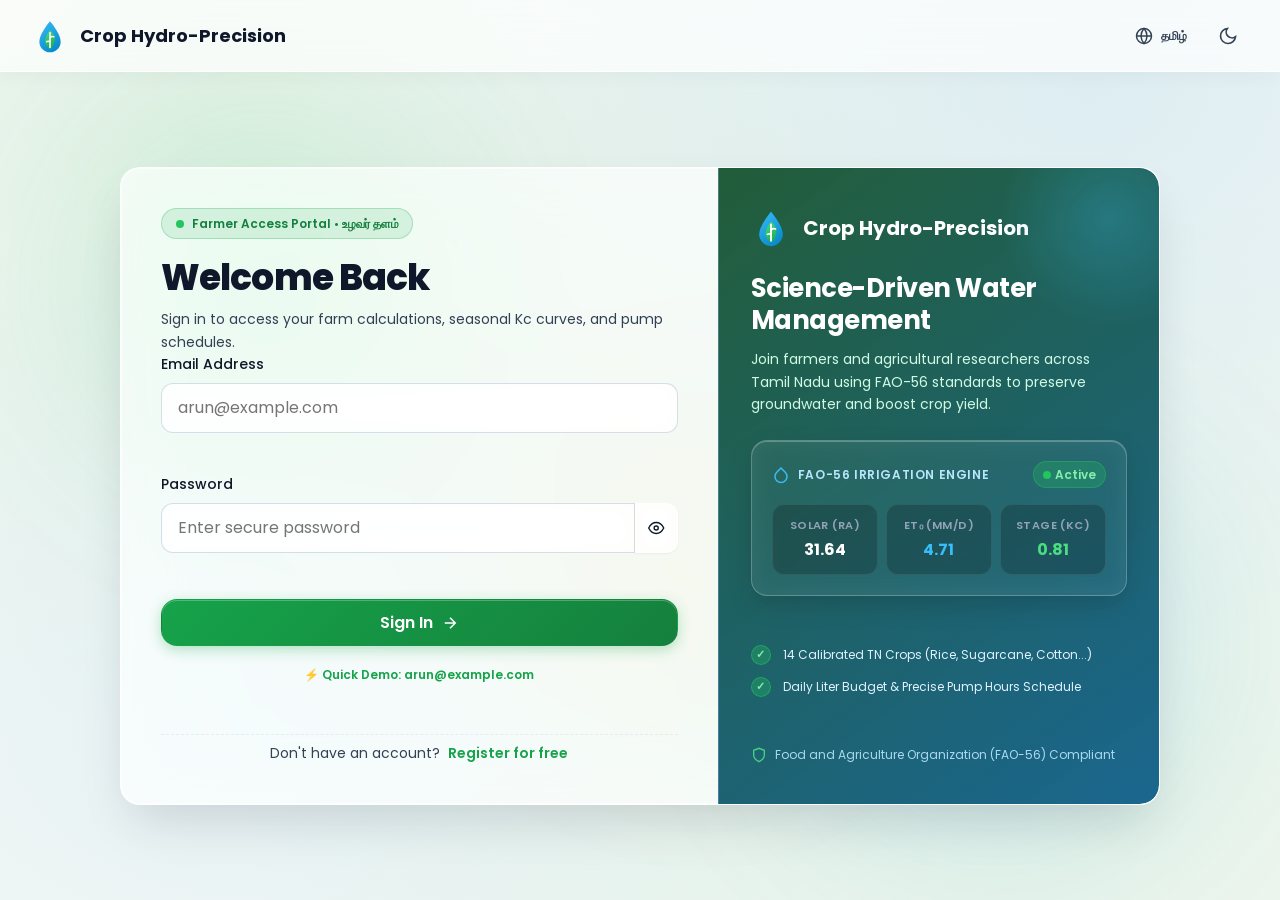
<file: frontend/profile.html>
<!DOCTYPE html>
<html lang="en">
<head>
  <meta charset="UTF-8">
  <meta name="viewport" content="width=device-width, initial-scale=1.0">
  <title>Farmer Profile — Crop Hydro-Precision</title>
  <meta name="description" content="Manage your Crop Hydro-Precision account settings, name, and password.">
  <link rel="icon" type="image/svg+xml" href="assets/favicon.svg">

  <!-- Google Fonts: Poppins & Noto Sans Tamil -->
  <link rel="preconnect" href="https://fonts.googleapis.com">
  <link rel="preconnect" href="https://fonts.gstatic.com" crossorigin>
  <link href="https://fonts.googleapis.com/css2?family=Noto+Sans+Tamil:wght@400;500;600;700&family=Poppins:wght@300;400;500;600;700&display=swap" rel="stylesheet">

  <!-- Stylesheets -->
  <link rel="stylesheet" href="css/variables.css">
  <link rel="stylesheet" href="css/base.css">
  <link rel="stylesheet" href="css/components.css">
  <link rel="stylesheet" href="css/pages.css">
</head>
<body>

  <!-- Navigation Bar -->
  <header class="navbar">
    <div class="container navbar-container">
      <a href="index.html" class="navbar-brand">
        <img src="assets/logo.svg" alt="Crop Hydro-Precision Logo" class="navbar-logo" width="36" height="36">
        <span data-i18n="brand_name">Crop Hydro-Precision</span>
      </a>

      <nav class="navbar-links" aria-label="Main navigation">
        <a href="index.html" class="nav-link" data-i18n="nav_home">Home</a>
        <a href="dashboard.html" class="nav-link" data-i18n="nav_dashboard">Calculator</a>
        <a href="history.html" class="nav-link" data-i18n="nav_history">History</a>
        <a href="about.html" class="nav-link" data-i18n="nav_about">Methodology</a>
      </nav>

      <div class="navbar-actions">
        <!-- Language Switcher Toggle -->
        <button id="lang-toggle-btn" class="btn btn-ghost btn-sm" aria-label="Toggle language">
          <svg width="18" height="18" viewBox="0 0 24 24" fill="none" stroke="currentColor" stroke-width="2" aria-hidden="true">
            <circle cx="12" cy="12" r="10"></circle>
            <line x1="2" y1="12" x2="22" y2="12"></line>
            <path d="M12 2a15.3 15.3 0 0 1 4 10 15.3 15.3 0 0 1-4 10 15.3 15.3 0 0 1-4-10 15.3 15.3 0 0 1 4-10z"></path>
          </svg>
          <span class="lang-btn-text">தமிழ்</span>
        </button>

        <!-- Theme Switcher Toggle -->
        <button id="theme-toggle-btn" class="btn btn-icon" aria-label="Toggle dark mode" data-i18n-title="theme_toggle_title">
          <svg class="icon-sun hidden" width="20" height="20" viewBox="0 0 24 24" fill="none" stroke="currentColor" stroke-width="2"><circle cx="12" cy="12" r="5"></circle><line x1="12" y1="1" x2="12" y2="3"></line><line x1="12" y1="21" x2="12" y2="23"></line><line x1="4.22" y1="4.22" x2="5.64" y2="5.64"></line><line x1="18.36" y1="18.36" x2="19.78" y2="19.78"></line><line x1="1" y1="12" x2="3" y2="12"></line><line x1="21" y1="12" x2="23" y2="12"></line><line x1="4.22" y1="19.78" x2="5.64" y2="18.36"></line><line x1="18.36" y1="5.64" x2="19.78" y2="4.22"></line></svg>
          <svg class="icon-moon" width="20" height="20" viewBox="0 0 24 24" fill="none" stroke="currentColor" stroke-width="2"><path d="M21 12.79A9 9 0 1 1 11.21 3 7 7 0 0 0 21 12.79z"></path></svg>
        </button>

        <a href="profile.html" class="user-avatar" id="nav-user-initials" title="User profile">U</a>
        <button id="nav-logout-btn" class="btn btn-ghost btn-sm" data-i18n="nav_logout">Logout</button>
      </div>
    </div>
  </header>

  <main style="padding: var(--space-8) 0 var(--space-16);">
    <div class="container container-sm">
      <!-- Profile Header Banner -->
      <div class="card card-elevated" style="margin-bottom: var(--space-8); display: flex; align-items: center; gap: var(--space-6); flex-wrap: wrap;">
        <div class="user-avatar" id="profile-avatar-initials" style="width: 72px; height: 72px; font-size: var(--font-size-2xl);">U</div>
        <div>
          <h1 id="profile-header-name" style="font-size: var(--font-size-2xl); margin-bottom: var(--space-1);">Loading...</h1>
          <div id="profile-header-email" style="font-size: var(--font-size-sm); color: var(--text-muted); margin-bottom: var(--space-2);">farmer@example.com</div>
          <span class="badge badge-stage-development">Verified Farmer Account</span>
        </div>
      </div>

      <!-- Section 1: Personal Details Form -->
      <div class="card" style="margin-bottom: var(--space-8);">
        <div class="card-header">
          <div>
            <h2 class="card-title" data-i18n="profile_account_info">Account Information</h2>
            <div class="card-subtitle" data-i18n="profile_subtitle">Manage your account details and password</div>
          </div>
        </div>

        <form id="profile-name-form" novalidate>
          <div class="form-group">
            <label for="profile-fullname" class="form-label" data-i18n="auth_fullname_label">Full Name</label>
            <input type="text" id="profile-fullname" class="form-control" required placeholder="Arun Kumar">
            <span class="form-error" id="profile-name-error"></span>
          </div>

          <div class="form-group">
            <label for="profile-email" class="form-label" data-i18n="auth_email_label">Email Address</label>
            <input type="email" id="profile-email" class="form-control" disabled style="background-color: var(--bg-surface-muted); opacity: 0.8; cursor: not-allowed;">
            <div class="form-hint" data-i18n="profile_email_readonly">Email address cannot be changed.</div>
          </div>

          <div class="form-group" style="padding-top: var(--space-2);">
            <div style="font-size: var(--font-size-xs); color: var(--text-muted); margin-bottom: var(--space-1);" data-i18n="profile_member_since">Member Since</div>
            <div id="profile-member-since" style="font-weight: 600; font-size: var(--font-size-sm); color: var(--text-main);">—</div>
          </div>

          <div style="display: flex; justify-content: flex-end; margin-top: var(--space-6);">
            <button type="submit" id="profile-name-save-btn" class="btn btn-primary">
              <span data-i18n="profile_save_btn">Save Profile</span>
            </button>
          </div>
        </form>
      </div>

      <!-- Section 2: Change Password Form -->
      <div class="card" style="margin-bottom: var(--space-8);">
        <div class="card-header">
          <div>
            <h2 class="card-title" data-i18n="profile_change_pwd_title">Change Password</h2>
            <div class="card-subtitle">Ensure your account uses a strong, unique password.</div>
          </div>
        </div>

        <form id="profile-pwd-form" novalidate>
          <div class="form-group">
            <label for="profile-old-pwd" class="form-label" data-i18n="profile_old_password_label">Current Password</label>
            <input type="password" id="profile-old-pwd" class="form-control" autocomplete="current-password" required placeholder="Enter current password">
            <span class="form-error" id="profile-old-pwd-error"></span>
          </div>

          <div class="form-group">
            <label for="profile-new-pwd" class="form-label" data-i18n="profile_new_password_label">New Password</label>
            <input type="password" id="profile-new-pwd" class="form-control" autocomplete="new-password" required placeholder="Enter new password">
            <div class="form-hint" data-i18n="auth_password_hint">Must be at least 8 characters and pass standard security rules.</div>
            <span class="form-error" id="profile-new-pwd-error"></span>
          </div>

          <div id="profile-pwd-general-error" class="form-error" style="margin-bottom: var(--space-3);"></div>

          <div style="display: flex; justify-content: flex-end; margin-top: var(--space-6);">
            <button type="submit" id="profile-pwd-save-btn" class="btn btn-secondary">
              <span data-i18n="profile_update_pwd_btn">Update Password</span>
            </button>
          </div>
        </form>
      </div>

      <!-- Section 3: Session Security / Logout -->
      <div class="card" style="border-color: rgba(220, 38, 38, 0.2);">
        <div class="card-header" style="border-bottom-color: rgba(220, 38, 38, 0.1);">
          <div>
            <h2 class="card-title" style="color: var(--color-danger-600);" data-i18n="profile_danger_zone">Session & Security</h2>
            <div class="card-subtitle" data-i18n="profile_logout_desc">Sign out of your active session on this device.</div>
          </div>
        </div>

        <div style="display: flex; align-items: center; justify-content: space-between; flex-wrap: gap: var(--space-4);">
          <p style="font-size: var(--font-size-sm); margin-bottom: 0;">
            Logging out clears your security tokens and prevents unauthorized access to your farm records.
          </p>
          <button type="button" id="profile-page-logout-btn" class="btn btn-danger">
            <span data-i18n="profile_logout_btn">Log Out of Account</span>
          </button>
        </div>
      </div>
    </div>
  </main>

  <!-- Footer -->
  <footer class="footer">
    <div class="container" style="text-align: center;">
      <span style="font-size: var(--font-size-xs); color: var(--text-muted);" data-i18n="footer_rights">© 2026 CropHydroPrecision. All rights reserved.</span>
    </div>
  </footer>

  <!-- Application Script -->
  <script type="module">
    import { initI18n } from "./js/i18n.js";
    import { initTheme, initNavbar } from "./js/ui.js";
    import { initProfilePage } from "./js/profile.js";

    initI18n();
    initTheme();
    initNavbar();
    initProfilePage();
  </script>
</body>
</html>
</file>
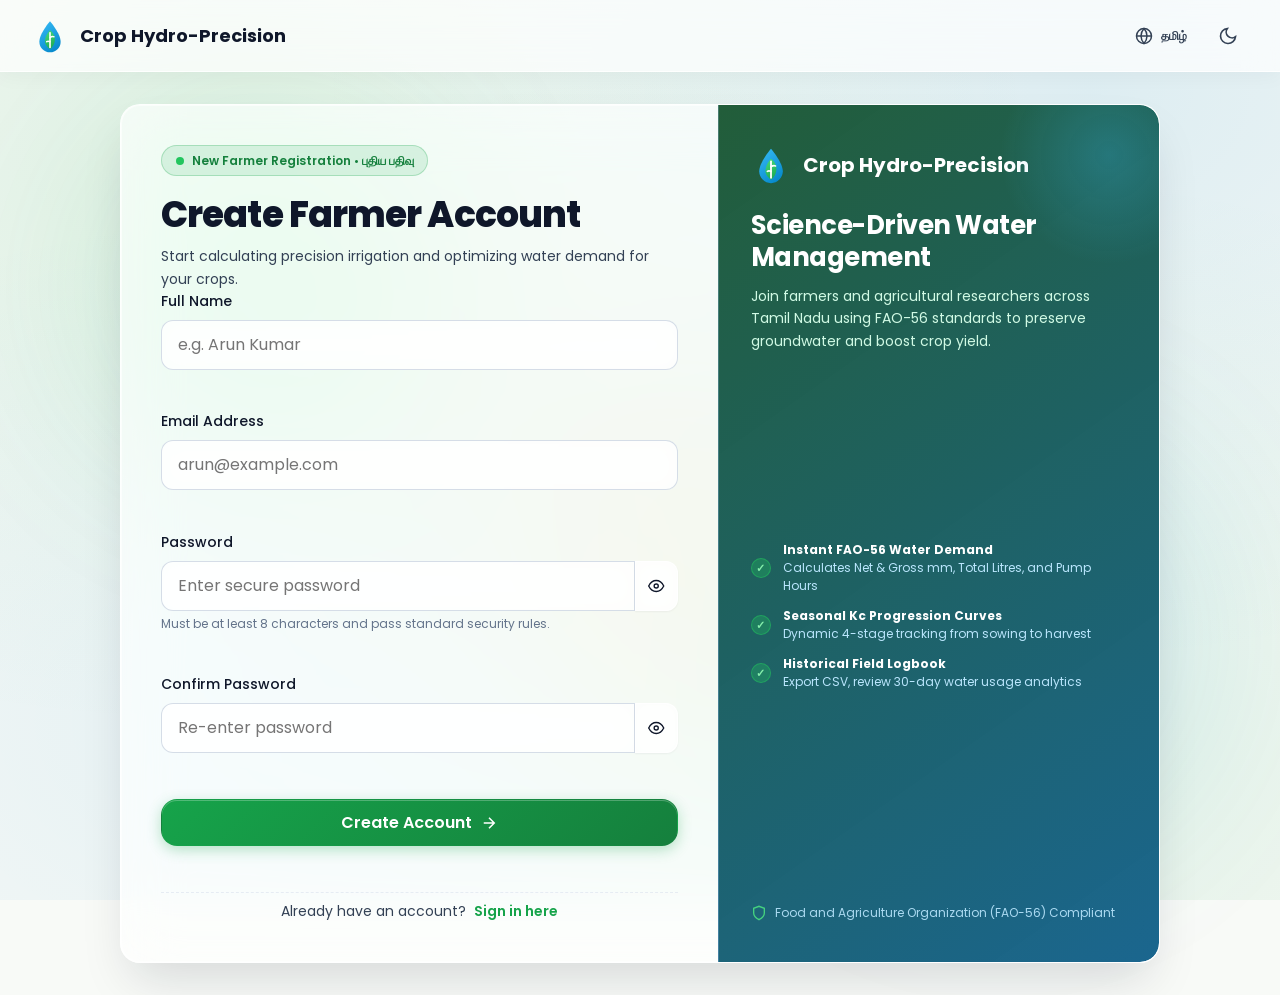
<file: frontend/register.html>
<!DOCTYPE html>
<html lang="en">
<head>
  <meta charset="UTF-8">
  <meta name="viewport" content="width=device-width, initial-scale=1.0">
  <title>Register — Crop Hydro-Precision</title>
  <meta name="description" content="Create your Crop Hydro-Precision account to calculate precision irrigation schedules.">
  <link rel="icon" type="image/svg+xml" href="assets/favicon.svg">

  <!-- Google Fonts: Poppins & Noto Sans Tamil -->
  <link rel="preconnect" href="https://fonts.googleapis.com">
  <link rel="preconnect" href="https://fonts.gstatic.com" crossorigin>
  <link href="https://fonts.googleapis.com/css2?family=Noto+Sans+Tamil:wght@400;500;600;700&family=Poppins:wght@300;400;500;600;700&display=swap" rel="stylesheet">

  <!-- Stylesheets -->
  <link rel="stylesheet" href="css/variables.css">
  <link rel="stylesheet" href="css/base.css">
  <link rel="stylesheet" href="css/components.css">
  <link rel="stylesheet" href="css/pages.css">
</head>
<body>

  <!-- Navigation Bar -->
  <header class="navbar">
    <div class="container navbar-container">
      <a href="index.html" class="navbar-brand">
        <img src="assets/logo.svg" alt="Crop Hydro-Precision Logo" class="navbar-logo" width="36" height="36">
        <span data-i18n="brand_name">Crop Hydro-Precision</span>
      </a>

      <div class="navbar-actions">
        <!-- Language Switcher Toggle -->
        <button id="lang-toggle-btn" class="btn btn-ghost btn-sm" aria-label="Toggle language">
          <svg width="18" height="18" viewBox="0 0 24 24" fill="none" stroke="currentColor" stroke-width="2" aria-hidden="true">
            <circle cx="12" cy="12" r="10"></circle>
            <line x1="2" y1="12" x2="22" y2="12"></line>
            <path d="M12 2a15.3 15.3 0 0 1 4 10 15.3 15.3 0 0 1-4 10 15.3 15.3 0 0 1-4-10 15.3 15.3 0 0 1 4-10z"></path>
          </svg>
          <span class="lang-btn-text">தமிழ்</span>
        </button>

        <!-- Theme Switcher Toggle -->
        <button id="theme-toggle-btn" class="btn btn-icon" aria-label="Toggle dark mode" data-i18n-title="theme_toggle_title">
          <svg class="icon-sun hidden" width="20" height="20" viewBox="0 0 24 24" fill="none" stroke="currentColor" stroke-width="2"><circle cx="12" cy="12" r="5"></circle><line x1="12" y1="1" x2="12" y2="3"></line><line x1="12" y1="21" x2="12" y2="23"></line><line x1="4.22" y1="4.22" x2="5.64" y2="5.64"></line><line x1="18.36" y1="18.36" x2="19.78" y2="19.78"></line><line x1="1" y1="12" x2="3" y2="12"></line><line x1="21" y1="12" x2="23" y2="12"></line><line x1="4.22" y1="19.78" x2="5.64" y2="18.36"></line><line x1="18.36" y1="5.64" x2="19.78" y2="4.22"></line></svg>
          <svg class="icon-moon" width="20" height="20" viewBox="0 0 24 24" fill="none" stroke="currentColor" stroke-width="2"><path d="M21 12.79A9 9 0 1 1 11.21 3 7 7 0 0 0 21 12.79z"></path></svg>
        </button>
      </div>
    </div>
  </header>

  <main>
    <!-- Ambient Floating Glass Glow Blobs -->
    <div class="auth-bg-blob auth-blob-1" aria-hidden="true"></div>
    <div class="auth-bg-blob auth-blob-2" aria-hidden="true"></div>
    <div class="auth-bg-blob auth-blob-3" aria-hidden="true"></div>

    <div class="auth-page-container">
      <!-- Floating Glass Bento Card -->
      <div class="auth-card-frame">
        <!-- Form Side -->
        <div class="auth-form-side">
          <div>
            <div class="auth-pill-tag">
              <span class="pulse-dot"></span>
              <span>New Farmer Registration • புதிய பதிவு</span>
            </div>
            <h1 class="auth-title" data-i18n="auth_register_title">Create Farmer Account</h1>
            <p class="auth-subtitle" data-i18n="auth_register_subtitle">
              Start calculating precision irrigation and optimizing water demand for your crops.
            </p>
          </div>

          <form id="register-form" novalidate>
            <!-- Full Name -->
            <div class="form-group">
              <label for="reg-fullname" class="form-label" data-i18n="auth_fullname_label">Full Name</label>
              <input type="text" id="reg-fullname" class="form-control" autocomplete="name" required placeholder="e.g. Arun Kumar" data-i18n-placeholder="auth_fullname_placeholder">
              <span class="form-error" id="fullname-error"></span>
            </div>

            <!-- Email -->
            <div class="form-group">
              <label for="reg-email" class="form-label" data-i18n="auth_email_label">Email Address</label>
              <input type="email" id="reg-email" class="form-control" autocomplete="email" required placeholder="arun@example.com" data-i18n-placeholder="auth_email_placeholder">
              <span class="form-error" id="email-error"></span>
            </div>

            <!-- Password -->
            <div class="form-group">
              <label for="reg-password" class="form-label" data-i18n="auth_password_label">Password</label>
              <div class="input-group">
                <input type="password" id="reg-password" class="form-control" autocomplete="new-password" required placeholder="Enter secure password" data-i18n-placeholder="auth_password_placeholder">
                <button type="button" class="btn btn-secondary toggle-pwd" data-target="reg-password" style="border-top-left-radius: 0; border-bottom-left-radius: 0; padding: 0 var(--space-3);" aria-label="Toggle password visibility">
                  <svg width="18" height="18" viewBox="0 0 24 24" fill="none" stroke="currentColor" stroke-width="2"><path d="M1 12s4-8 11-8 11 8 11 8-4 8-11 8-11-8-11-8z"></path><circle cx="12" cy="12" r="3"></circle></svg>
                </button>
              </div>
              <div class="form-hint" data-i18n="auth_password_hint">Must be at least 8 characters and pass standard security rules.</div>
              <span class="form-error" id="password-error"></span>
            </div>

            <!-- Confirm Password -->
            <div class="form-group">
              <label for="reg-password2" class="form-label" data-i18n="auth_confirm_password_label">Confirm Password</label>
              <div class="input-group">
                <input type="password" id="reg-password2" class="form-control" autocomplete="new-password" required placeholder="Re-enter password" data-i18n-placeholder="auth_confirm_password_placeholder">
                <button type="button" class="btn btn-secondary toggle-pwd" data-target="reg-password2" style="border-top-left-radius: 0; border-bottom-left-radius: 0; padding: 0 var(--space-3);" aria-label="Toggle password visibility">
                  <svg width="18" height="18" viewBox="0 0 24 24" fill="none" stroke="currentColor" stroke-width="2"><path d="M1 12s4-8 11-8 11 8 11 8-4 8-11 8-11-8-11-8z"></path><circle cx="12" cy="12" r="3"></circle></svg>
                </button>
              </div>
              <span class="form-error" id="password2-error"></span>
            </div>

            <!-- Submit Button -->
            <div style="margin-top: var(--space-6); margin-bottom: var(--space-4);">
              <button type="submit" id="reg-submit-btn" class="btn btn-primary btn-lg" style="width: 100%; justify-content: center; font-size: var(--font-size-base); padding: 0.85rem 1.5rem;">
                <span data-i18n="auth_register_btn">Create Account</span>
                <svg width="18" height="18" viewBox="0 0 24 24" fill="none" stroke="currentColor" stroke-width="2"><path d="M5 12h14M12 5l7 7-7 7"/></svg>
              </button>
            </div>

            <!-- General Error Slot -->
            <div id="general-error" class="form-error" style="text-align: center; margin-bottom: var(--space-3);"></div>

            <!-- Login Link -->
            <div style="text-align: center; font-size: var(--font-size-sm); color: var(--text-secondary); padding-top: var(--space-2); border-top: 1px dashed var(--border-subtle);">
              <span data-i18n="auth_have_account">Already have an account?</span>
              <a href="login.html" style="font-weight: 600; margin-left: var(--space-1); color: var(--color-primary-600);" data-i18n="auth_sign_in_link">Sign in here</a>
            </div>
          </form>
        </div>

        <!-- Right Side Visual / Illustration Panel (Desktop) -->
        <div class="auth-side-panel">
          <div>
            <div class="auth-brand-badge">
              <img src="assets/logo.svg" alt="Logo" width="40" height="40">
              <span style="font-size: var(--font-size-xl); font-weight: 700; color: #ffffff;" data-i18n="brand_name">Crop Hydro-Precision</span>
            </div>
            <h2 class="auth-side-heading" data-i18n="auth_side_heading">
              Science-Driven Water Management
            </h2>
            <p class="auth-side-desc" data-i18n="auth_side_desc">
              Join farmers and agricultural researchers across Tamil Nadu using FAO-56 standards to preserve groundwater and boost crop yield.
            </p>
          </div>

          <!-- Feature Highlights List -->
          <div class="auth-features-list">
            <div class="auth-feature-row">
              <span class="auth-feature-check">✓</span>
              <div>
                <strong style="color: #ffffff;">Instant FAO-56 Water Demand</strong>
                <div style="color: #bae6fd; font-size: 0.75rem;">Calculates Net & Gross mm, Total Litres, and Pump Hours</div>
              </div>
            </div>
            <div class="auth-feature-row">
              <span class="auth-feature-check">✓</span>
              <div>
                <strong style="color: #ffffff;">Seasonal Kc Progression Curves</strong>
                <div style="color: #bae6fd; font-size: 0.75rem;">Dynamic 4-stage tracking from sowing to harvest</div>
              </div>
            </div>
            <div class="auth-feature-row">
              <span class="auth-feature-check">✓</span>
              <div>
                <strong style="color: #ffffff;">Historical Field Logbook</strong>
                <div style="color: #bae6fd; font-size: 0.75rem;">Export CSV, review 30-day water usage analytics</div>
              </div>
            </div>
          </div>

          <div class="auth-footer-badge">
            <svg width="16" height="16" viewBox="0 0 24 24" fill="none" stroke="#4ade80" stroke-width="2"><path d="M12 22s8-4 8-10V5l-8-3-8 3v7c0 6 8 10 8 10z"/></svg>
            <span>Food and Agriculture Organization (FAO-56) Compliant</span>
          </div>
        </div>
      </div>
    </div>
  </main>

  <!-- Application Script -->
  <script type="module">
    import { api } from "./js/api.js";
    import { setAuth, redirectIfLoggedIn } from "./js/auth.js";
    import { initI18n } from "./js/i18n.js";
    import { initTheme, showToast, setButtonLoading } from "./js/ui.js";

    // Immediate route guard: if already logged in, redirect
    if (redirectIfLoggedIn()) {
      // Browser redirected
    }

    initI18n();
    initTheme();

    // Setup password toggle buttons
    document.querySelectorAll(".toggle-pwd").forEach((btn) => {
      btn.addEventListener("click", () => {
        const targetId = btn.getAttribute("data-target");
        const input = document.getElementById(targetId);
        if (!input) return;
        const isPassword = input.type === "password";
        input.type = isPassword ? "text" : "password";
        btn.innerHTML = isPassword
          ? `<svg width="18" height="18" viewBox="0 0 24 24" fill="none" stroke="currentColor" stroke-width="2"><path d="M17.94 17.94A10.07 10.07 0 0 1 12 20c-7 0-11-8-11-8a18.45 18.45 0 0 1 5.06-5.94M9.9 4.24A9.12 9.12 0 0 1 12 4c7 0 11 8 11 8a18.5 18.5 0 0 1-2.16 3.19m-6.72-1.07a3 3 0 1 1-4.24-4.24"></path><line x1="1" y1="1" x2="23" y2="23"></line></svg>`
          : `<svg width="18" height="18" viewBox="0 0 24 24" fill="none" stroke="currentColor" stroke-width="2"><path d="M1 12s4-8 11-8 11 8 11 8-4 8-11 8-11-8-11-8z"></path><circle cx="12" cy="12" r="3"></circle></svg>`;
      });
    });

    const form = document.getElementById("register-form");
    const nameInput = document.getElementById("reg-fullname");
    const emailInput = document.getElementById("reg-email");
    const pwdInput = document.getElementById("reg-password");
    const pwd2Input = document.getElementById("reg-password2");
    const submitBtn = document.getElementById("reg-submit-btn");

    const nameError = document.getElementById("fullname-error");
    const emailError = document.getElementById("email-error");
    const pwdError = document.getElementById("password-error");
    const pwd2Error = document.getElementById("password2-error");
    const generalError = document.getElementById("general-error");

    function clearErrors() {
      nameError.textContent = "";
      emailError.textContent = "";
      pwdError.textContent = "";
      pwd2Error.textContent = "";
      generalError.textContent = "";

      nameInput.classList.remove("has-error");
      emailInput.classList.remove("has-error");
      pwdInput.classList.remove("has-error");
      pwd2Input.classList.remove("has-error");
    }

    form.addEventListener("submit", async (e) => {
      e.preventDefault();
      clearErrors();

      const fullName = nameInput.value.trim();
      const email = emailInput.value.trim().toLowerCase();
      const password = pwdInput.value;
      const password2 = pwd2Input.value;

      let hasError = false;

      if (!fullName) {
        nameError.textContent = "Full name is required.";
        nameInput.classList.add("has-error");
        hasError = true;
      }

      if (!email) {
        emailError.textContent = "Email is required.";
        emailInput.classList.add("has-error");
        hasError = true;
      } else if (!email.includes("@") || !email.includes(".")) {
        emailError.textContent = "Please enter a valid email address.";
        emailInput.classList.add("has-error");
        hasError = true;
      }

      if (!password) {
        pwdError.textContent = "Password is required.";
        pwdInput.classList.add("has-error");
        hasError = true;
      } else if (password.length < 8) {
        pwdError.textContent = "Password must be at least 8 characters.";
        pwdInput.classList.add("has-error");
        hasError = true;
      }

      if (!password2) {
        pwd2Error.textContent = "Please confirm your password.";
        pwd2Input.classList.add("has-error");
        hasError = true;
      } else if (password !== password2) {
        pwd2Error.textContent = "Passwords do not match.";
        pwd2Input.classList.add("has-error");
        hasError = true;
      }

      if (hasError) return;

      setButtonLoading(submitBtn, true);

      try {
        const data = await api("/auth/register/", {
          method: "POST",
          body: {
            full_name: fullName,
            email: email,
            password: password,
            password2: password2,
          },
          auth: false,
        });

        // Store tokens & user profile
        setAuth({ access: data.access, refresh: data.refresh }, data.user);
        showToast("Account created successfully! Welcome to Crop Hydro-Precision.", "success", 2500);

        setTimeout(() => {
          const urlParams = new URLSearchParams(window.location.search);
          const nextUrl = urlParams.get("next") || "dashboard.html";
          window.location.href = nextUrl;
        }, 500);

      } catch (err) {
        setButtonLoading(submitBtn, false);

        if (err.status === 409) {
          emailError.textContent = err.message || "An account with this email already exists.";
          emailInput.classList.add("has-error");
          showToast(err.message || "Email already registered. Try logging in.", "error");
          return;
        }

        if (err.details) {
          if (err.details.full_name) {
            nameError.textContent = Array.isArray(err.details.full_name) ? err.details.full_name.join(" ") : err.details.full_name;
            nameInput.classList.add("has-error");
          }
          if (err.details.email) {
            emailError.textContent = Array.isArray(err.details.email) ? err.details.email.join(" ") : err.details.email;
            emailInput.classList.add("has-error");
          }
          if (err.details.password) {
            pwdError.textContent = Array.isArray(err.details.password) ? err.details.password.join(" ") : err.details.password;
            pwdInput.classList.add("has-error");
          }
          if (err.details.password2) {
            pwd2Error.textContent = Array.isArray(err.details.password2) ? err.details.password2.join(" ") : err.details.password2;
            pwd2Input.classList.add("has-error");
          }
          if (err.details.non_field_errors) {
            generalError.textContent = Array.isArray(err.details.non_field_errors)
              ? err.details.non_field_errors.join(" ")
              : err.details.non_field_errors;
          }
        } else {
          generalError.textContent = err.message || "Registration failed. Please check your inputs.";
        }
      }
    });
  </script>
</body>
</html>
</file>
<file: frontend/css/variables.css>
/* ==========================================================================
   Crop Hydro-Precision — Design Tokens & Variables
   ========================================================================== */

:root {
  /* Brand Color Palette */
  --color-primary-50: #f0fdf4;
  --color-primary-100: #dcfce7;
  --color-primary-200: #bbf7d0;
  --color-primary-300: #86efac;
  --color-primary-400: #4ade80;
  --color-primary-500: #22c55e;
  --color-primary-600: #16a34a; /* Primary Brand Green */
  --color-primary-700: #15803d;
  --color-primary-800: #166534;
  --color-primary-900: #14532d; /* Dark Brand Green */

  --color-water-50: #f0f9ff;
  --color-water-100: #e0f2fe;
  --color-water-200: #bae6fd;
  --color-water-300: #7dd3fc;
  --color-water-400: #38bdf8;
  --color-water-500: #0ea5e9;
  --color-water-600: #0284c7; /* Water Blue */
  --color-water-700: #0369a1;
  --color-water-800: #075985;
  --color-water-900: #0c4a6e;

  --color-soil-50: #fefce8;
  --color-soil-100: #fef9c3;
  --color-soil-200: #fef08a;
  --color-soil-400: #ca8a04;
  --color-soil-600: #a16207; /* Soil Accent */
  --color-soil-800: #854d0e;

  /* Functional Status Colors */
  --color-danger-50: #fef2f2;
  --color-danger-100: #fee2e2;
  --color-danger-500: #ef4444;
  --color-danger-600: #dc2626; /* Danger Red */
  --color-danger-700: #b91c1c;

  --color-warning-50: #fffbeb;
  --color-warning-100: #fef3c7;
  --color-warning-500: #f59e0b;
  --color-warning-600: #d97706; /* Warning Amber */
  --color-warning-700: #b45309;

  --color-success-600: #16a34a;

  /* Growth Stage Indicators */
  --stage-initial: #0284c7;
  --stage-dev: #16a34a;
  --stage-mid: #a16207;
  --stage-late: #78716c;

  /* Neutral Surface & Grey Scale (Light Theme) */
  --bg-page: #f8faf7; /* Soft Off-White Agri Tint */
  --bg-surface: rgba(255, 255, 255, 0.72);
  --bg-surface-elevated: rgba(255, 255, 255, 0.85);
  --bg-surface-muted: rgba(241, 245, 242, 0.65);
  --bg-surface-subtle: rgba(248, 250, 249, 0.6);

  /* Glassmorphism Design Tokens */
  --glass-bg: rgba(255, 255, 255, 0.7);
  --glass-bg-hover: rgba(255, 255, 255, 0.82);
  --glass-border: rgba(255, 255, 255, 0.8);
  --glass-border-subtle: rgba(226, 232, 240, 0.7);
  --glass-blur: blur(16px);
  --glass-blur-heavy: blur(24px);
  --glass-shadow: 0 8px 32px 0 rgba(15, 23, 42, 0.06), inset 0 1px 1px 0 rgba(255, 255, 255, 0.9);
  --glass-shadow-hover: 0 14px 40px -4px rgba(15, 23, 42, 0.12), inset 0 1px 1px 0 rgba(255, 255, 255, 1);

  --text-main: #0f172a;
  --text-secondary: #334155;
  --text-muted: #64748b;
  --text-disabled: #94a3b8;
  --text-inverse: #ffffff;

  --border-subtle: rgba(226, 232, 240, 0.8);
  --border-default: rgba(203, 213, 225, 0.8);
  --border-strong: #94a3b8;
  --border-focus: #16a34a;

  /* Typography */
  --font-sans-en: 'Poppins', -apple-system, BlinkMacSystemFont, 'Segoe UI', Roboto, Helvetica, Arial, sans-serif;
  --font-sans-ta: 'Noto Sans Tamil', 'Poppins', -apple-system, BlinkMacSystemFont, sans-serif;
  --font-family: var(--font-sans-en);

  --font-size-xs: 0.75rem;     /* 12px */
  --font-size-sm: 0.875rem;    /* 14px */
  --font-size-base: 1rem;      /* 16px */
  --font-size-lg: 1.125rem;    /* 18px */
  --font-size-xl: 1.25rem;     /* 20px */
  --font-size-2xl: 1.5rem;     /* 24px */
  --font-size-3xl: 1.875rem;   /* 30px */
  --font-size-4xl: 2.25rem;    /* 36px */
  --font-size-5xl: 3rem;       /* 48px */

  --font-weight-regular: 400;
  --font-weight-medium: 500;
  --font-weight-semibold: 600;
  --font-weight-bold: 700;

  --line-height-tight: 1.25;
  --line-height-normal: 1.5;
  --line-height-relaxed: 1.625;

  /* Spacing Scale (8px system) */
  --space-1: 0.25rem;  /* 4px */
  --space-2: 0.5rem;   /* 8px */
  --space-3: 0.75rem;  /* 12px */
  --space-4: 1rem;     /* 16px */
  --space-5: 1.25rem;  /* 20px */
  --space-6: 1.5rem;   /* 24px */
  --space-8: 2rem;     /* 32px */
  --space-10: 2.5rem;  /* 40px */
  --space-12: 3rem;    /* 48px */
  --space-16: 4rem;    /* 64px */
  --space-20: 5rem;    /* 80px */

  /* Border Radii (12px - 16px SaaS aesthetic) */
  --radius-sm: 8px;
  --radius-md: 12px;
  --radius-lg: 16px;
  --radius-xl: 20px;
  --radius-full: 9999px;

  /* Soft Layered Shadows */
  --shadow-xs: 0 1px 2px rgba(15, 23, 42, 0.05);
  --shadow-sm: 0 2px 4px rgba(15, 23, 42, 0.06), 0 1px 2px rgba(15, 23, 42, 0.04);
  --shadow-md: 0 4px 12px rgba(15, 23, 42, 0.08), 0 2px 4px rgba(15, 23, 42, 0.04);
  --shadow-lg: 0 12px 24px -4px rgba(15, 23, 42, 0.1), 0 4px 8px -2px rgba(15, 23, 42, 0.05);
  --shadow-xl: 0 20px 32px -6px rgba(15, 23, 42, 0.12), 0 8px 16px -4px rgba(15, 23, 42, 0.06);

  /* Transitions */
  --transition-fast: 150ms cubic-bezier(0.4, 0, 0.2, 1);
  --transition-normal: 250ms cubic-bezier(0.4, 0, 0.2, 1);
  --transition-smooth: 350ms cubic-bezier(0.16, 1, 0.3, 1);

  /* Layout Constraints */
  --container-max: 1280px;
  --navbar-height: 72px;
}

/* ==========================================================================
   Dark Theme Overrides [data-theme="dark"]
   ========================================================================== */

[data-theme="dark"] {
  --bg-page: #0b1118;
  --bg-surface: rgba(19, 28, 38, 0.72);
  --bg-surface-elevated: rgba(26, 38, 52, 0.85);
  --bg-surface-muted: rgba(30, 45, 61, 0.65);
  --bg-surface-subtle: rgba(23, 34, 47, 0.6);

  /* Dark Glassmorphism Design Tokens */
  --glass-bg: rgba(19, 28, 38, 0.7);
  --glass-bg-hover: rgba(26, 38, 52, 0.82);
  --glass-border: rgba(255, 255, 255, 0.12);
  --glass-border-subtle: rgba(255, 255, 255, 0.07);
  --glass-shadow: 0 8px 32px 0 rgba(0, 0, 0, 0.45), inset 0 1px 0 0 rgba(255, 255, 255, 0.12);
  --glass-shadow-hover: 0 14px 40px -4px rgba(0, 0, 0, 0.6), inset 0 1px 0 0 rgba(255, 255, 255, 0.18);

  --text-main: #f8fafc;
  --text-secondary: #cbd5e1;
  --text-muted: #94a3b8;
  --text-disabled: #64748b;
  --text-inverse: #0b1118;

  --border-subtle: rgba(30, 41, 59, 0.8);
  --border-default: rgba(51, 65, 85, 0.8);
  --border-strong: #475569;
  --border-focus: #22c55e;

  --shadow-xs: 0 1px 2px rgba(0, 0, 0, 0.3);
  --shadow-sm: 0 2px 4px rgba(0, 0, 0, 0.4);
  --shadow-md: 0 4px 14px rgba(0, 0, 0, 0.5);
  --shadow-lg: 0 12px 24px rgba(0, 0, 0, 0.6);
  --shadow-xl: 0 20px 32px rgba(0, 0, 0, 0.7);

  --color-primary-50: #052e16;
  --color-water-50: #082f49;
  --color-soil-50: #3b2808;
}

/* Tamil Font Selection when lang="ta" */
html[lang="ta"] {
  --font-family: var(--font-sans-ta);
}
</file>
<file: frontend/css/base.css>
/* ==========================================================================
   Crop Hydro-Precision — Base Reset & Core Typography
   ========================================================================== */

/* Universal Box Sizing */
*, *::before, *::after {
  box-sizing: border-box;
  margin: 0;
  padding: 0;
}

/* Document & Body */
html {
  font-size: 16px;
  scroll-behavior: smooth;
  -webkit-text-size-adjust: 100%;
  accent-color: var(--color-primary-600);
}

body {
  font-family: var(--font-family);
  background-color: var(--bg-page);
  background-image: 
    radial-gradient(at 15% 15%, rgba(22, 163, 74, 0.09) 0px, transparent 55%),
    radial-gradient(at 85% 10%, rgba(2, 132, 199, 0.11) 0px, transparent 50%),
    radial-gradient(at 50% 50%, rgba(161, 98, 7, 0.05) 0px, transparent 60%),
    radial-gradient(at 80% 85%, rgba(22, 163, 74, 0.09) 0px, transparent 55%),
    radial-gradient(at 20% 80%, rgba(2, 132, 199, 0.08) 0px, transparent 50%);
  background-attachment: fixed;
  color: var(--text-main);
  line-height: var(--line-height-normal);
  font-weight: var(--font-weight-regular);
  min-height: 100vh;
  display: flex;
  flex-direction: column;
  transition: background-color var(--transition-normal), color var(--transition-normal);
  -webkit-font-smoothing: antialiased;
  -moz-osx-font-smoothing: grayscale;
}

[data-theme="dark"] body {
  background-image: 
    radial-gradient(at 15% 15%, rgba(22, 163, 74, 0.15) 0px, transparent 55%),
    radial-gradient(at 85% 10%, rgba(2, 132, 199, 0.18) 0px, transparent 50%),
    radial-gradient(at 50% 50%, rgba(161, 98, 7, 0.08) 0px, transparent 60%),
    radial-gradient(at 80% 85%, rgba(22, 163, 74, 0.14) 0px, transparent 55%),
    radial-gradient(at 20% 80%, rgba(2, 132, 199, 0.12) 0px, transparent 50%);
}

main {
  flex: 1 0 auto;
}

/* Headings */
h1, h2, h3, h4, h5, h6 {
  color: var(--text-main);
  font-weight: var(--font-weight-bold);
  line-height: var(--line-height-tight);
}

h1 { font-size: var(--font-size-4xl); letter-spacing: -0.025em; }
h2 { font-size: var(--font-size-3xl); letter-spacing: -0.02em; }
h3 { font-size: var(--font-size-2xl); letter-spacing: -0.015em; }
h4 { font-size: var(--font-size-xl); }
h5 { font-size: var(--font-size-lg); }
h6 { font-size: var(--font-size-base); }

@media (max-width: 640px) {
  h1 { font-size: var(--font-size-3xl); }
  h2 { font-size: var(--font-size-2xl); }
  h3 { font-size: var(--font-size-xl); }
}

p {
  color: var(--text-secondary);
  line-height: var(--line-height-relaxed);
  margin-bottom: var(--space-3);
}

p:last-child {
  margin-bottom: 0;
}

/* Links */
a {
  color: var(--color-primary-600);
  text-decoration: none;
  font-weight: var(--font-weight-medium);
  transition: color var(--transition-fast);
}

a:hover {
  color: var(--color-primary-700);
}

/* Lists */
ul, ol {
  list-style: none;
}

/* Images & Media */
img, svg, picture, video {
  display: block;
  max-width: 100%;
}

/* Form Elements Reset */
input, button, textarea, select {
  font: inherit;
  color: inherit;
  border: none;
  background: none;
}

button {
  cursor: pointer;
}

/* Focus Visibility & Accessibility */
:focus {
  outline: none;
}

:focus-visible {
  outline: 2px solid var(--border-focus);
  outline-offset: 2px;
}

/* Screen Reader Utility */
.sr-only {
  position: absolute;
  width: 1px;
  height: 1px;
  padding: 0;
  margin: -1px;
  overflow: hidden;
  clip: rect(0, 0, 0, 0);
  white-space: nowrap;
  border: 0;
}

/* Layout Utilities */
.container {
  width: 100%;
  max-width: var(--container-max);
  margin-left: auto;
  margin-right: auto;
  padding-left: var(--space-4);
  padding-right: var(--space-4);
}

@media (min-width: 768px) {
  .container {
    padding-left: var(--space-6);
    padding-right: var(--space-6);
  }
}

@media (min-width: 1024px) {
  .container {
    padding-left: var(--space-8);
    padding-right: var(--space-8);
  }
}

.container-sm {
  width: 100%;
  max-width: 720px;
  margin-left: auto;
  margin-right: auto;
  padding-left: var(--space-4);
  padding-right: var(--space-4);
}

.section {
  padding-top: var(--space-12);
  padding-bottom: var(--space-12);
}

@media (min-width: 768px) {
  .section {
    padding-top: var(--space-16);
    padding-bottom: var(--space-16);
  }
}

.hidden {
  display: none !important;
}

/* Accessibility: Respect Reduced Motion */
@media (prefers-reduced-motion: reduce) {
  *, *::before, *::after {
    animation-duration: 0.01ms !important;
    animation-iteration-count: 1 !important;
    transition-duration: 0.01ms !important;
    scroll-behavior: auto !important;
  }
}
</file>
<file: frontend/css/components.css>
/* ==========================================================================
   Crop Hydro-Precision — UI Components
   ========================================================================== */

/* --------------------------------------------------------------------------
   1. Navbar
   -------------------------------------------------------------------------- */
.navbar {
  position: sticky;
  top: 0;
  z-index: 100;
  height: var(--navbar-height);
  background: var(--glass-bg);
  backdrop-filter: var(--glass-blur);
  -webkit-backdrop-filter: var(--glass-blur);
  border-bottom: 1px solid var(--glass-border);
  box-shadow: 0 4px 20px 0 rgba(15, 23, 42, 0.04);
  transition: background var(--transition-normal), border-color var(--transition-normal);
}

[data-theme="dark"] .navbar {
  background: var(--glass-bg);
  border-bottom: 1px solid var(--glass-border);
  box-shadow: 0 4px 24px 0 rgba(0, 0, 0, 0.4);
}

.navbar-container {
  display: flex;
  align-items: center;
  justify-content: space-between;
  height: 100%;
}

.navbar-brand {
  display: flex;
  align-items: center;
  gap: var(--space-3);
  font-weight: var(--font-weight-bold);
  font-size: var(--font-size-lg);
  color: var(--text-main);
  text-decoration: none;
}

.navbar-brand:hover {
  color: var(--color-primary-600);
}

.navbar-logo {
  width: 36px;
  height: 36px;
  flex-shrink: 0;
}

.navbar-links {
  display: none;
  align-items: center;
  gap: var(--space-6);
}

@media (min-width: 840px) {
  .navbar-links {
    display: flex;
  }
}

.nav-link {
  color: var(--text-secondary);
  font-size: var(--font-size-sm);
  font-weight: var(--font-weight-medium);
  padding: var(--space-2) var(--space-3);
  border-radius: var(--radius-sm);
  transition: color var(--transition-fast), background-color var(--transition-fast);
}

.nav-link:hover,
.nav-link.active {
  color: var(--color-primary-600);
  background-color: var(--color-primary-50);
}

.navbar-actions {
  display: flex;
  align-items: center;
  gap: var(--space-2);
}

/* User Avatar Initials */
.user-avatar {
  width: 38px;
  height: 38px;
  border-radius: var(--radius-full);
  background: linear-gradient(135deg, var(--color-primary-600), var(--color-water-600));
  color: #ffffff;
  display: flex;
  align-items: center;
  justify-content: center;
  font-weight: var(--font-weight-bold);
  font-size: var(--font-size-sm);
  box-shadow: var(--shadow-sm);
  user-select: none;
}

/* --------------------------------------------------------------------------
   2. Buttons
   -------------------------------------------------------------------------- */
.btn {
  display: inline-flex;
  align-items: center;
  justify-content: center;
  gap: var(--space-2);
  padding: 0.625rem 1.25rem;
  border-radius: var(--radius-md);
  font-size: var(--font-size-sm);
  font-weight: var(--font-weight-semibold);
  line-height: 1;
  text-align: center;
  transition: all var(--transition-fast);
  cursor: pointer;
  border: 1px solid transparent;
  user-select: none;
}

.btn:active:not(:disabled) {
  transform: translateY(1px);
}

.btn:disabled,
.btn[aria-disabled="true"] {
  opacity: 0.6;
  cursor: not-allowed;
  pointer-events: none;
}

.btn-primary {
  background: linear-gradient(135deg, var(--color-primary-600) 0%, #15803d 100%);
  color: #ffffff;
  box-shadow: 0 4px 14px rgba(22, 163, 74, 0.3), inset 0 1px 0 rgba(255, 255, 255, 0.25);
}

.btn-primary:hover:not(:disabled) {
  background: linear-gradient(135deg, var(--color-primary-500) 0%, #16a34a 100%);
  color: #ffffff;
  box-shadow: 0 6px 20px rgba(22, 163, 74, 0.4), inset 0 1px 0 rgba(255, 255, 255, 0.35);
  transform: translateY(-1px);
}

.btn-secondary {
  background: var(--glass-bg);
  backdrop-filter: blur(8px);
  -webkit-backdrop-filter: blur(8px);
  color: var(--text-main);
  border: 1px solid var(--glass-border);
  box-shadow: var(--shadow-xs);
}

.btn-secondary:hover:not(:disabled) {
  background: var(--glass-bg-hover);
  border-color: var(--border-strong);
  transform: translateY(-1px);
}

.btn-ghost {
  background-color: transparent;
  color: var(--text-secondary);
}

.btn-ghost:hover:not(:disabled) {
  background-color: var(--bg-surface-muted);
  color: var(--text-main);
}

.btn-danger {
  background-color: var(--color-danger-600);
  color: #ffffff;
}

.btn-danger:hover:not(:disabled) {
  background-color: var(--color-danger-700);
}

.btn-sm {
  padding: 0.375rem 0.75rem;
  font-size: var(--font-size-xs);
  border-radius: var(--radius-sm);
}

.btn-lg {
  padding: 0.875rem 1.75rem;
  font-size: var(--font-size-base);
  border-radius: var(--radius-lg);
}

.btn-icon {
  width: 40px;
  height: 40px;
  padding: 0;
  border-radius: var(--radius-md);
  color: var(--text-secondary);
}

.btn-icon:hover {
  background-color: var(--bg-surface-muted);
  color: var(--text-main);
}

.btn.loading {
  position: relative;
  color: transparent !important;
  pointer-events: none;
}

.btn.loading .spinner {
  position: absolute;
  top: 50%;
  left: 50%;
  transform: translate(-50%, -50%);
}

/* --------------------------------------------------------------------------
   3. Cards
   -------------------------------------------------------------------------- */
.card {
  background: var(--glass-bg);
  backdrop-filter: var(--glass-blur);
  -webkit-backdrop-filter: var(--glass-blur);
  border: 1px solid var(--glass-border);
  border-radius: var(--radius-lg);
  padding: var(--space-6);
  box-shadow: var(--glass-shadow);
  transition: transform var(--transition-normal), box-shadow var(--transition-normal), border-color var(--transition-normal);
}

.card-elevated {
  background: var(--glass-bg-elevated);
  box-shadow: var(--glass-shadow-hover);
}

.card:hover {
  border-color: rgba(22, 163, 74, 0.4);
  box-shadow: var(--glass-shadow-hover);
  transform: translateY(-2px);
}

.card-header {
  display: flex;
  align-items: center;
  justify-content: space-between;
  margin-bottom: var(--space-4);
  padding-bottom: var(--space-3);
  border-bottom: 1px solid var(--border-subtle);
}

.card-title {
  font-size: var(--font-size-lg);
  font-weight: var(--font-weight-bold);
  color: var(--text-main);
}

.card-subtitle {
  font-size: var(--font-size-sm);
  color: var(--text-muted);
}

/* --------------------------------------------------------------------------
   4. Forms & Input Fields with Unit Suffixes
   -------------------------------------------------------------------------- */
.form-group {
  margin-bottom: var(--space-5);
}

.form-label {
  display: block;
  font-size: var(--font-size-sm);
  font-weight: var(--font-weight-medium);
  color: var(--text-main);
  margin-bottom: var(--space-2);
}

.input-group {
  position: relative;
  display: flex;
  align-items: stretch;
  width: 100%;
}

.form-control,
.form-select {
  width: 100%;
  padding: 0.75rem 1rem;
  font-size: var(--font-size-base);
  color: var(--text-main);
  background-color: var(--glass-bg);
  backdrop-filter: blur(12px);
  -webkit-backdrop-filter: blur(12px);
  border: 1.5px solid var(--border-default);
  border-radius: var(--radius-md);
  transition: border-color var(--transition-fast), box-shadow var(--transition-fast), background-color var(--transition-fast);
}

.input-group .form-control {
  border-top-right-radius: 0;
  border-bottom-right-radius: 0;
}

.input-suffix {
  display: inline-flex;
  align-items: center;
  padding: 0 var(--space-4);
  font-size: var(--font-size-sm);
  font-weight: var(--font-weight-medium);
  color: var(--text-muted);
  background-color: var(--bg-surface-muted);
  backdrop-filter: blur(12px);
  -webkit-backdrop-filter: blur(12px);
  border: 1.5px solid var(--border-default);
  border-left: none;
  border-top-right-radius: var(--radius-md);
  border-bottom-right-radius: var(--radius-md);
  white-space: nowrap;
}

.form-control:focus,
.form-select:focus {
  border-color: var(--border-focus);
  box-shadow: 0 0 0 4px rgba(22, 163, 74, 0.18), 0 4px 14px rgba(22, 163, 74, 0.08);
  background-color: var(--glass-bg-hover);
}

.form-control.has-error {
  border-color: var(--color-danger-600);
}

.form-error {
  font-size: var(--font-size-xs);
  color: var(--color-danger-600);
  margin-top: var(--space-1);
  display: block;
  min-height: 1.1rem;
}

.form-hint {
  font-size: var(--font-size-xs);
  color: var(--text-muted);
  margin-top: var(--space-1);
}

/* --------------------------------------------------------------------------
   5. Stage Badges
   -------------------------------------------------------------------------- */
.badge {
  display: inline-flex;
  align-items: center;
  gap: var(--space-1);
  padding: 0.25rem 0.625rem;
  border-radius: var(--radius-full);
  font-size: var(--font-size-xs);
  font-weight: var(--font-weight-semibold);
  line-height: 1;
  text-transform: capitalize;
  backdrop-filter: blur(8px);
  -webkit-backdrop-filter: blur(8px);
  box-shadow: 0 1px 3px rgba(0, 0, 0, 0.05);
}

.badge-stage-initial {
  background-color: rgba(240, 249, 255, 0.85);
  color: var(--color-water-700);
  border: 1px solid rgba(186, 230, 253, 0.9);
}

.badge-stage-development {
  background-color: rgba(240, 253, 244, 0.85);
  color: var(--color-primary-800);
  border: 1px solid rgba(187, 247, 208, 0.9);
}

.badge-stage-mid {
  background-color: rgba(254, 252, 232, 0.85);
  color: var(--color-soil-800);
  border: 1px solid rgba(254, 240, 138, 0.9);
}

.badge-stage-late {
  background-color: rgba(243, 244, 246, 0.85);
  color: #4b5563;
  border: 1px solid rgba(209, 213, 219, 0.9);
}

[data-theme="dark"] .badge-stage-initial {
  background-color: rgba(8, 47, 73, 0.7);
  color: var(--color-water-300);
  border-color: rgba(14, 165, 233, 0.3);
}

[data-theme="dark"] .badge-stage-development {
  background-color: rgba(5, 46, 22, 0.7);
  color: var(--color-primary-300);
  border-color: rgba(34, 197, 94, 0.3);
}

[data-theme="dark"] .badge-stage-mid {
  background-color: rgba(59, 40, 8, 0.7);
  color: #fef08a;
  border-color: rgba(202, 138, 4, 0.3);
}

[data-theme="dark"] .badge-stage-late {
  background-color: rgba(31, 41, 55, 0.7);
  color: #9ca3af;
  border-color: rgba(55, 65, 81, 0.7);
}

/* --------------------------------------------------------------------------
   6. Toasts
   -------------------------------------------------------------------------- */
#toast-container {
  position: fixed;
  bottom: var(--space-6);
  right: var(--space-6);
  z-index: 1000;
  display: flex;
  flex-direction: column;
  gap: var(--space-3);
  max-width: 420px;
  width: calc(100vw - 2rem);
  pointer-events: none;
}

.toast {
  display: flex;
  align-items: flex-start;
  gap: var(--space-3);
  padding: var(--space-4);
  background: var(--glass-bg-elevated);
  backdrop-filter: var(--glass-blur);
  -webkit-backdrop-filter: var(--glass-blur);
  border: 1px solid var(--glass-border);
  border-radius: var(--radius-md);
  box-shadow: var(--glass-shadow-hover);
  color: var(--text-main);
  font-size: var(--font-size-sm);
  pointer-events: auto;
  animation: toastSlideIn var(--transition-normal) forwards;
  transition: opacity var(--transition-normal), transform var(--transition-normal);
}

.toast-success {
  border-left: 4px solid var(--color-success-600);
}

.toast-error {
  border-left: 4px solid var(--color-danger-600);
}

.toast-info {
  border-left: 4px solid var(--color-water-600);
}

.toast-message {
  flex: 1;
}

.toast-close {
  color: var(--text-muted);
  cursor: pointer;
  padding: 0 var(--space-1);
}

.toast-close:hover {
  color: var(--text-main);
}

@keyframes toastSlideIn {
  from {
    opacity: 0;
    transform: translateY(12px) scale(0.96);
  }
  to {
    opacity: 1;
    transform: translateY(0) scale(1);
  }
}

/* --------------------------------------------------------------------------
   7. Modal Confirmation Dialog
   -------------------------------------------------------------------------- */
.modal-backdrop {
  position: fixed;
  inset: 0;
  background-color: rgba(15, 23, 42, 0.5);
  backdrop-filter: blur(6px);
  -webkit-backdrop-filter: blur(6px);
  z-index: 500;
  display: flex;
  align-items: center;
  justify-content: center;
  padding: var(--space-4);
  opacity: 0;
  visibility: hidden;
  transition: all var(--transition-normal);
}

.modal-backdrop.show {
  opacity: 1;
  visibility: visible;
}

.modal-dialog {
  background: var(--glass-bg-elevated);
  backdrop-filter: var(--glass-blur-heavy);
  -webkit-backdrop-filter: var(--glass-blur-heavy);
  border: 1px solid var(--glass-border);
  border-radius: var(--radius-xl);
  box-shadow: var(--glass-shadow-hover), 0 25px 50px -12px rgba(0, 0, 0, 0.25);
  max-width: 500px;
  width: 100%;
  overflow: hidden;
  transform: scale(0.95);
  transition: transform var(--transition-normal);
}

.modal-backdrop.show .modal-dialog {
  transform: scale(1);
}

.modal-header {
  padding: var(--space-5) var(--space-6);
  border-bottom: 1px solid var(--border-subtle);
  display: flex;
  align-items: center;
  justify-content: space-between;
}

.modal-body {
  padding: var(--space-6);
}

.modal-footer {
  padding: var(--space-4) var(--space-6);
  border-top: 1px solid var(--border-subtle);
  background: rgba(255, 255, 255, 0.25);
  backdrop-filter: blur(8px);
  -webkit-backdrop-filter: blur(8px);
  display: flex;
  align-items: center;
  justify-content: flex-end;
  gap: var(--space-3);
}

[data-theme="dark"] .modal-footer {
  background: rgba(0, 0, 0, 0.25);
}

/* --------------------------------------------------------------------------
   8. Spinner & Skeleton Loaders
   -------------------------------------------------------------------------- */
.spinner {
  display: inline-block;
  width: 1.25rem;
  height: 1.25rem;
  border: 2px solid rgba(255, 255, 255, 0.3);
  border-radius: 50%;
  border-top-color: #ffffff;
  animation: spin 0.7s linear infinite;
}

.spinner-primary {
  border-color: rgba(22, 163, 74, 0.2);
  border-top-color: var(--color-primary-600);
}

@keyframes spin {
  to { transform: rotate(360deg); }
}

.skeleton {
  background: linear-gradient(90deg, var(--bg-surface-muted) 25%, var(--bg-surface-subtle) 50%, var(--bg-surface-muted) 75%);
  background-size: 200% 100%;
  animation: shimmer 1.5s infinite;
  border-radius: var(--radius-sm);
}

@keyframes shimmer {
  0% { background-position: 200% 0; }
  100% { background-position: -200% 0; }
}

.skeleton-text {
  height: 1rem;
  margin-bottom: var(--space-2);
}

.skeleton-box {
  width: 100%;
  height: 80px;
}

/* --------------------------------------------------------------------------
   9. Empty States
   -------------------------------------------------------------------------- */
.empty-state {
  text-align: center;
  padding: var(--space-12) var(--space-6);
  background: var(--glass-bg);
  backdrop-filter: var(--glass-blur);
  -webkit-backdrop-filter: var(--glass-blur);
  border: 2px dashed var(--glass-border);
  border-radius: var(--radius-xl);
  box-shadow: var(--glass-shadow);
}

.empty-state-icon {
  width: 64px;
  height: 64px;
  margin: 0 auto var(--space-4);
  color: var(--text-muted);
}

.empty-state-title {
  font-size: var(--font-size-xl);
  font-weight: var(--font-weight-bold);
  color: var(--text-main);
  margin-bottom: var(--space-2);
}

.empty-state-desc {
  color: var(--text-secondary);
  max-width: 420px;
  margin: 0 auto var(--space-6);
}

/* --------------------------------------------------------------------------
   10. Responsive Table to Card List on Mobile
   -------------------------------------------------------------------------- */
.table-wrapper {
  width: 100%;
  overflow-x: auto;
  -webkit-overflow-scrolling: touch;
  border-radius: var(--radius-lg);
  border: 1px solid var(--glass-border);
  background: var(--glass-bg);
  backdrop-filter: var(--glass-blur);
  -webkit-backdrop-filter: var(--glass-blur);
  box-shadow: var(--glass-shadow);
}

.table {
  width: 100%;
  min-width: 700px;
  border-collapse: collapse;
  text-align: left;
}

.table th {
  padding: var(--space-4);
  font-size: var(--font-size-xs);
  font-weight: var(--font-weight-semibold);
  color: var(--text-muted);
  text-transform: uppercase;
  letter-spacing: 0.05em;
  background: rgba(0, 0, 0, 0.02);
  border-bottom: 1px solid var(--glass-border-subtle);
}

[data-theme="dark"] .table th {
  background: rgba(255, 255, 255, 0.03);
}

.table td {
  padding: var(--space-4);
  font-size: var(--font-size-sm);
  color: var(--text-main);
  border-bottom: 1px solid var(--glass-border-subtle);
}

.table tr:last-child td {
  border-bottom: none;
}

.table tbody tr {
  transition: background-color var(--transition-fast);
}

.table tbody tr:hover {
  background-color: var(--glass-bg-hover);
}

/* --------------------------------------------------------------------------
   11. Footer
   -------------------------------------------------------------------------- */
.footer {
  margin-top: auto;
  background: var(--glass-bg);
  backdrop-filter: var(--glass-blur);
  -webkit-backdrop-filter: var(--glass-blur);
  border-top: 1px solid var(--glass-border);
  box-shadow: 0 -4px 20px rgba(0, 0, 0, 0.03);
  padding: var(--space-12) 0 var(--space-6);
}

.footer-content {
  display: grid;
  grid-template-columns: 1fr;
  gap: var(--space-8);
  margin-bottom: var(--space-8);
}

@media (min-width: 768px) {
  .footer-content {
    grid-template-columns: 2fr 1fr 1fr;
  }
}

.footer-bottom {
  display: flex;
  flex-direction: column;
  align-items: center;
  justify-content: space-between;
  gap: var(--space-4);
  padding-top: var(--space-6);
  border-top: 1px solid var(--border-subtle);
  font-size: var(--font-size-xs);
  color: var(--text-muted);
}

@media (min-width: 640px) {
  .footer-bottom {
    flex-direction: row;
  }
}
</file>
<file: frontend/css/pages.css>
/* ==========================================================================
   Crop Hydro-Precision — Page-Specific Styles
   ========================================================================== */

/* --------------------------------------------------------------------------
   1. Landing Page (index.html)
   -------------------------------------------------------------------------- */

/* Hero Section */
.hero-section {
  position: relative;
  padding: var(--space-12) 0 var(--space-16);
  background: radial-gradient(circle at 80% 20%, rgba(2, 132, 199, 0.08) 0%, transparent 60%),
              radial-gradient(circle at 10% 70%, rgba(22, 163, 74, 0.08) 0%, transparent 50%);
  overflow: hidden;
}

.hero-grid {
  display: grid;
  grid-template-columns: 1fr;
  gap: var(--space-10);
  align-items: center;
}

@media (min-width: 960px) {
  .hero-grid {
    grid-template-columns: 1.15fr 0.85fr;
  }
}

.hero-badge {
  display: inline-flex;
  align-items: center;
  gap: var(--space-2);
  padding: 0.375rem 0.875rem;
  background-color: var(--color-primary-50);
  border: 1px solid var(--color-primary-200);
  border-radius: var(--radius-full);
  color: var(--color-primary-800);
  font-size: var(--font-size-xs);
  font-weight: var(--font-weight-semibold);
  margin-bottom: var(--space-4);
}

.hero-title {
  font-size: clamp(2rem, 5vw, 3.25rem);
  font-weight: var(--font-weight-bold);
  line-height: 1.15;
  margin-bottom: var(--space-5);
  color: var(--text-main);
}

.hero-title .text-gradient {
  background: linear-gradient(135deg, var(--color-primary-600) 0%, var(--color-water-600) 100%);
  -webkit-background-clip: text;
  -webkit-text-fill-color: transparent;
}

.hero-subtext {
  font-size: var(--font-size-lg);
  color: var(--text-secondary);
  line-height: var(--line-height-relaxed);
  margin-bottom: var(--space-8);
  max-width: 580px;
}

.hero-ctas {
  display: flex;
  flex-wrap: wrap;
  gap: var(--space-4);
  align-items: center;
  margin-bottom: var(--space-8);
}

.hero-stats {
  display: flex;
  gap: var(--space-8);
  padding-top: var(--space-6);
  border-top: 1px solid var(--border-subtle);
}

.hero-stat-value {
  font-size: var(--font-size-2xl);
  font-weight: var(--font-weight-bold);
  color: var(--text-main);
}

.hero-stat-label {
  font-size: var(--font-size-xs);
  color: var(--text-muted);
}

/* Hero Illustration Graphic */
.hero-visual-card {
  position: relative;
  background: var(--glass-bg-elevated);
  backdrop-filter: var(--glass-blur-heavy);
  -webkit-backdrop-filter: var(--glass-blur-heavy);
  border: 1px solid var(--glass-border);
  border-radius: var(--radius-xl);
  padding: var(--space-8);
  box-shadow: var(--glass-shadow-hover);
}

.hero-svg-container {
  width: 100%;
  max-height: 380px;
  display: flex;
  align-items: center;
  justify-content: center;
}

/* Floating Metrics on Graphic */
.floating-metric {
  position: absolute;
  background: var(--glass-bg-elevated);
  backdrop-filter: var(--glass-blur);
  -webkit-backdrop-filter: var(--glass-blur);
  border: 1px solid var(--glass-border);
  border-radius: var(--radius-md);
  padding: var(--space-3) var(--space-4);
  box-shadow: var(--glass-shadow-hover);
  display: flex;
  align-items: center;
  gap: var(--space-3);
  z-index: 2;
  animation: float 4s ease-in-out infinite alternate;
}

.floating-metric.top-right {
  top: -16px;
  right: -16px;
}

.floating-metric.bottom-left {
  bottom: -16px;
  left: -16px;
  animation-delay: 2s;
}

@keyframes float {
  from { transform: translateY(0); }
  to { transform: translateY(-8px); }
}

/* Section: How It Works Steps */
.steps-grid {
  display: grid;
  grid-template-columns: 1fr;
  gap: var(--space-6);
  margin-top: var(--space-10);
}

@media (min-width: 640px) {
  .steps-grid {
    grid-template-columns: repeat(2, 1fr);
  }
}

@media (min-width: 1024px) {
  .steps-grid {
    grid-template-columns: repeat(4, 1fr);
  }
}

.step-card {
  position: relative;
  background: var(--glass-bg);
  backdrop-filter: var(--glass-blur);
  -webkit-backdrop-filter: var(--glass-blur);
  border: 1px solid var(--glass-border);
  border-radius: var(--radius-lg);
  padding: var(--space-6);
  box-shadow: var(--glass-shadow);
  display: flex;
  flex-direction: column;
  transition: transform var(--transition-normal), border-color var(--transition-normal), box-shadow var(--transition-normal);
}

.step-card:hover {
  transform: translateY(-4px);
  border-color: rgba(22, 163, 74, 0.45);
  box-shadow: var(--glass-shadow-hover);
}

.step-number {
  width: 36px;
  height: 36px;
  border-radius: var(--radius-full);
  background-color: var(--color-primary-50);
  color: var(--color-primary-700);
  font-weight: var(--font-weight-bold);
  display: flex;
  align-items: center;
  justify-content: center;
  margin-bottom: var(--space-4);
  font-size: var(--font-size-sm);
  border: 1px solid var(--color-primary-200);
}

.step-title {
  font-size: var(--font-size-lg);
  font-weight: var(--font-weight-bold);
  margin-bottom: var(--space-2);
  color: var(--text-main);
}

.step-desc {
  font-size: var(--font-size-sm);
  color: var(--text-secondary);
}

/* Section: Supported Crops Strip */
.supported-crops-section {
  background: rgba(255, 255, 255, 0.2);
  backdrop-filter: blur(8px);
  -webkit-backdrop-filter: blur(8px);
  border-top: 1px solid var(--glass-border);
  border-bottom: 1px solid var(--glass-border);
  padding: var(--space-12) 0;
}

[data-theme="dark"] .supported-crops-section {
  background: rgba(0, 0, 0, 0.15);
}

.crops-scroll-grid {
  display: grid;
  grid-template-columns: repeat(auto-fit, minmax(280px, 1fr));
  gap: var(--space-6);
  margin-top: var(--space-8);
}

.crop-card {
  background: var(--glass-bg);
  backdrop-filter: var(--glass-blur);
  -webkit-backdrop-filter: var(--glass-blur);
  border: 1px solid var(--glass-border);
  border-radius: var(--radius-lg);
  padding: var(--space-6);
  box-shadow: var(--glass-shadow);
  transition: transform var(--transition-normal), border-color var(--transition-normal), box-shadow var(--transition-normal);
}

.crop-card:hover {
  transform: translateY(-4px);
  border-color: rgba(22, 163, 74, 0.5);
  box-shadow: var(--glass-shadow-hover);
}

.crop-card-header {
  display: flex;
  justify-content: space-between;
  align-items: flex-start;
  margin-bottom: var(--space-3);
}

.crop-name {
  font-size: var(--font-size-lg);
  font-weight: var(--font-weight-bold);
}

.crop-tamil-name {
  font-size: var(--font-size-sm);
  color: var(--color-primary-700);
  font-weight: var(--font-weight-medium);
}

.crop-meta-row {
  display: flex;
  justify-content: space-between;
  font-size: var(--font-size-xs);
  color: var(--text-muted);
  padding: var(--space-2) 0;
  border-top: 1px dashed var(--border-subtle);
}

/* Section: Features Grid */
.features-grid {
  display: grid;
  grid-template-columns: 1fr;
  gap: var(--space-6);
  margin-top: var(--space-10);
}

@media (min-width: 640px) {
  .features-grid {
    grid-template-columns: repeat(2, 1fr);
  }
}

@media (min-width: 1024px) {
  .features-grid {
    grid-template-columns: repeat(3, 1fr);
  }
}

.feature-card {
  background: var(--glass-bg);
  backdrop-filter: var(--glass-blur);
  -webkit-backdrop-filter: var(--glass-blur);
  border: 1px solid var(--glass-border);
  border-radius: var(--radius-lg);
  padding: var(--space-6);
  box-shadow: var(--glass-shadow);
  transition: transform var(--transition-normal), border-color var(--transition-normal), box-shadow var(--transition-normal);
}

.feature-card:hover {
  transform: translateY(-4px);
  border-color: rgba(2, 132, 199, 0.45);
  box-shadow: var(--glass-shadow-hover);
}

.feature-icon-wrapper {
  width: 48px;
  height: 48px;
  border-radius: var(--radius-md);
  background-color: var(--color-primary-50);
  color: var(--color-primary-600);
  display: flex;
  align-items: center;
  justify-content: center;
  margin-bottom: var(--space-4);
}

.feature-icon-wrapper.blue {
  background-color: var(--color-water-50);
  color: var(--color-water-600);
}

.feature-icon-wrapper.soil {
  background-color: var(--color-soil-50);
  color: var(--color-soil-600);
}

/* FAO-56 Credibility Section */
.fao-banner {
  background: linear-gradient(135deg, rgba(20, 83, 45, 0.92) 0%, rgba(6, 78, 59, 0.96) 100%);
  backdrop-filter: var(--glass-blur-heavy);
  -webkit-backdrop-filter: var(--glass-blur-heavy);
  border: 1px solid rgba(255, 255, 255, 0.2);
  border-radius: var(--radius-xl);
  padding: var(--space-10) var(--space-8);
  color: #ffffff;
  display: grid;
  grid-template-columns: 1fr;
  gap: var(--space-8);
  align-items: center;
  box-shadow: 0 16px 40px -8px rgba(6, 78, 59, 0.4), inset 0 1px 0 rgba(255, 255, 255, 0.3);
}

@media (min-width: 840px) {
  .fao-banner {
    grid-template-columns: 1.5fr 1fr;
    padding: var(--space-12) var(--space-10);
  }
}

.fao-banner h3 {
  color: #ffffff;
  margin-bottom: var(--space-3);
}

.fao-banner p {
  color: #d1fae5;
  font-size: var(--font-size-base);
  line-height: var(--line-height-relaxed);
}

.fao-badge-list {
  display: flex;
  flex-direction: column;
  gap: var(--space-3);
}

.fao-badge-item {
  display: flex;
  align-items: center;
  gap: var(--space-3);
  background: rgba(255, 255, 255, 0.12);
  backdrop-filter: blur(8px);
  -webkit-backdrop-filter: blur(8px);
  border: 1px solid rgba(255, 255, 255, 0.15);
  padding: var(--space-3) var(--space-4);
  border-radius: var(--radius-md);
  font-size: var(--font-size-sm);
  color: #ffffff;
}

/* --------------------------------------------------------------------------
   2. Auth Layouts (login.html, register.html) — Floating Glassmorphism Bento
   -------------------------------------------------------------------------- */
.auth-page-container {
  min-height: calc(100vh - var(--navbar-height));
  display: flex;
  align-items: center;
  justify-content: center;
  padding: var(--space-8) var(--space-4);
  position: relative;
  overflow: hidden;
}

/* Background Glowing Blurs */
.auth-bg-blob {
  position: fixed;
  border-radius: 50%;
  filter: blur(80px);
  pointer-events: none;
  z-index: 0;
  opacity: 0.5;
  animation: floatOrb 14s ease-in-out infinite alternate;
}

.auth-blob-1 {
  width: 480px;
  height: 480px;
  background: radial-gradient(circle, rgba(34, 197, 94, 0.35) 0%, rgba(22, 163, 74, 0.05) 70%, transparent 100%);
  top: 5%;
  left: 2%;
}

.auth-blob-2 {
  width: 520px;
  height: 520px;
  background: radial-gradient(circle, rgba(14, 165, 233, 0.35) 0%, rgba(2, 132, 199, 0.05) 70%, transparent 100%);
  bottom: 0%;
  right: 2%;
  animation-delay: -5s;
}

.auth-blob-3 {
  width: 380px;
  height: 380px;
  background: radial-gradient(circle, rgba(234, 179, 8, 0.2) 0%, rgba(161, 98, 7, 0.03) 70%, transparent 100%);
  top: 45%;
  left: 40%;
  animation-delay: -9s;
}

[data-theme="dark"] .auth-blob-1 {
  background: radial-gradient(circle, rgba(34, 197, 94, 0.22) 0%, transparent 70%);
}

[data-theme="dark"] .auth-blob-2 {
  background: radial-gradient(circle, rgba(14, 165, 233, 0.22) 0%, transparent 70%);
}

[data-theme="dark"] .auth-blob-3 {
  background: radial-gradient(circle, rgba(234, 179, 8, 0.14) 0%, transparent 70%);
}

@keyframes floatOrb {
  0% { transform: translate(0, 0) scale(1); }
  50% { transform: translate(25px, -25px) scale(1.06); }
  100% { transform: translate(-20px, 20px) scale(0.95); }
}

/* Floating Central Glass Bento Card */
.auth-card-frame {
  max-width: 1040px;
  width: 100%;
  margin: auto;
  display: grid;
  grid-template-columns: 1fr;
  background: var(--glass-bg);
  backdrop-filter: blur(28px) saturate(180%);
  -webkit-backdrop-filter: blur(28px) saturate(180%);
  border: 1px solid var(--glass-border);
  border-radius: var(--radius-xl);
  box-shadow: 0 25px 50px -12px rgba(15, 23, 42, 0.15), 0 0 0 1px rgba(255, 255, 255, 0.6) inset;
  position: relative;
  z-index: 2;
  overflow: hidden;
}

[data-theme="dark"] .auth-card-frame {
  box-shadow: 0 25px 60px -15px rgba(0, 0, 0, 0.6), 0 0 0 1px rgba(255, 255, 255, 0.1) inset;
}

@media (min-width: 960px) {
  .auth-card-frame {
    grid-template-columns: 1.15fr 0.85fr;
  }
}

/* Left Form Pane */
.auth-form-side {
  padding: var(--space-8) var(--space-6);
  display: flex;
  flex-direction: column;
  justify-content: center;
  position: relative;
}

@media (min-width: 640px) {
  .auth-form-side {
    padding: var(--space-10) var(--space-10);
  }
}

.auth-pill-tag {
  display: inline-flex;
  align-items: center;
  gap: var(--space-2);
  padding: 0.35rem 0.85rem;
  background: rgba(22, 163, 74, 0.12);
  border: 1px solid rgba(22, 163, 74, 0.25);
  border-radius: var(--radius-full);
  color: var(--color-primary-700);
  font-size: var(--font-size-xs);
  font-weight: var(--font-weight-semibold);
  margin-bottom: var(--space-4);
  width: fit-content;
}

[data-theme="dark"] .auth-pill-tag {
  color: var(--color-primary-300);
  background: rgba(34, 197, 94, 0.15);
  border-color: rgba(34, 197, 94, 0.3);
}

.pulse-dot {
  width: 8px;
  height: 8px;
  border-radius: 50%;
  background-color: var(--color-primary-500);
  box-shadow: 0 0 0 0 rgba(34, 197, 94, 0.7);
  animation: pulseGlow 2s infinite;
  display: inline-block;
}

@keyframes pulseGlow {
  0% { transform: scale(0.95); box-shadow: 0 0 0 0 rgba(34, 197, 94, 0.7); }
  70% { transform: scale(1); box-shadow: 0 0 0 6px rgba(34, 197, 94, 0); }
  100% { transform: scale(0.95); box-shadow: 0 0 0 0 rgba(34, 197, 94, 0); }
}

.auth-title {
  font-size: clamp(1.75rem, 3vw, 2.25rem);
  font-weight: 800;
  letter-spacing: -0.025em;
  color: var(--text-main);
  margin-bottom: var(--space-2);
}

.auth-subtitle {
  font-size: var(--font-size-sm);
  color: var(--text-secondary);
  line-height: var(--line-height-relaxed);
  margin-bottom: var(--space-6);
}

/* Right Side Showcase Panel */
.auth-side-panel {
  display: none;
  background: linear-gradient(145deg, rgba(20, 83, 45, 0.94) 0%, rgba(7, 89, 133, 0.92) 100%);
  backdrop-filter: blur(20px);
  -webkit-backdrop-filter: blur(20px);
  border-left: 1px solid rgba(255, 255, 255, 0.18);
  padding: var(--space-10) var(--space-8);
  flex-direction: column;
  justify-content: space-between;
  color: #ffffff;
  position: relative;
  overflow: hidden;
}

@media (min-width: 960px) {
  .auth-side-panel {
    display: flex;
  }
}

.auth-side-panel::before {
  content: "";
  position: absolute;
  top: -60px;
  right: -60px;
  width: 220px;
  height: 220px;
  background: radial-gradient(circle, rgba(56, 189, 248, 0.25) 0%, transparent 70%);
  border-radius: 50%;
  pointer-events: none;
}

.auth-brand-badge {
  display: flex;
  align-items: center;
  gap: var(--space-3);
  margin-bottom: var(--space-6);
}

.auth-side-heading {
  color: #ffffff;
  font-size: clamp(1.4rem, 2vw, 1.85rem);
  font-weight: 700;
  line-height: 1.25;
  margin-bottom: var(--space-3);
  letter-spacing: -0.02em;
}

.auth-side-desc {
  color: #d1fae5;
  font-size: var(--font-size-sm);
  line-height: 1.6;
  margin-bottom: var(--space-6);
}

/* Middle Glass Feature Widget */
.auth-preview-card {
  background: rgba(255, 255, 255, 0.1);
  border: 1px solid rgba(255, 255, 255, 0.22);
  border-radius: var(--radius-lg);
  padding: var(--space-5);
  backdrop-filter: blur(12px);
  -webkit-backdrop-filter: blur(12px);
  box-shadow: 0 10px 30px -5px rgba(0, 0, 0, 0.2), inset 0 1px 0 rgba(255, 255, 255, 0.25);
  margin-bottom: var(--space-6);
}

.auth-preview-header {
  display: flex;
  justify-content: space-between;
  align-items: center;
  margin-bottom: var(--space-4);
}

.auth-live-badge {
  display: inline-flex;
  align-items: center;
  gap: var(--space-1);
  padding: 0.2rem 0.55rem;
  background: rgba(34, 197, 94, 0.25);
  border: 1px solid rgba(34, 197, 94, 0.4);
  border-radius: var(--radius-full);
  color: #86efac;
  font-size: var(--font-size-xs);
  font-weight: 600;
}

.auth-stat-grid {
  display: grid;
  grid-template-columns: repeat(3, 1fr);
  gap: var(--space-2);
}

.auth-stat-tile {
  background: rgba(0, 0, 0, 0.2);
  border: 1px solid rgba(255, 255, 255, 0.08);
  border-radius: var(--radius-md);
  padding: var(--space-3) var(--space-2);
  text-align: center;
}

.auth-stat-tile .stat-lbl {
  display: block;
  font-size: 0.7rem;
  color: #94a3b8;
  text-transform: uppercase;
  font-weight: 600;
  letter-spacing: 0.04em;
  margin-bottom: var(--space-1);
}

.auth-stat-tile .stat-val {
  font-size: var(--font-size-base);
  font-weight: 700;
  color: #ffffff;
}

.stat-val.highlight-blue {
  color: #38bdf8;
}

.stat-val.highlight-green {
  color: #4ade80;
}

.auth-features-list {
  display: flex;
  flex-direction: column;
  gap: var(--space-3);
  margin-bottom: var(--space-6);
}

.auth-feature-row {
  display: flex;
  align-items: center;
  gap: var(--space-3);
  font-size: var(--font-size-xs);
  color: #e0f2fe;
}

.auth-feature-check {
  width: 20px;
  height: 20px;
  border-radius: 50%;
  background: rgba(34, 197, 94, 0.3);
  border: 1px solid rgba(34, 197, 94, 0.5);
  display: flex;
  align-items: center;
  justify-content: center;
  color: #86efac;
  font-size: 11px;
  font-weight: bold;
  flex-shrink: 0;
}

.auth-footer-badge {
  display: flex;
  align-items: center;
  gap: var(--space-2);
  font-size: var(--font-size-xs);
  color: #bae6fd;
  opacity: 0.9;
}

/* --------------------------------------------------------------------------
   3. Calculation History Watery Waves Graphic & Animation
   -------------------------------------------------------------------------- */
.water-waves-wrapper {
  position: absolute;
  bottom: 0;
  left: 0;
  right: 0;
  height: 95px;
  pointer-events: none;
  overflow: hidden;
  border-bottom-left-radius: var(--radius-lg);
  border-bottom-right-radius: var(--radius-lg);
  z-index: 1;
}

.water-waves {
  position: relative;
  width: 100%;
  height: 100%;
  margin-bottom: -7px;
  min-height: 80px;
  max-height: 120px;
}

.parallax > use {
  animation: moveWaves 22s cubic-bezier(0.55, 0.5, 0.45, 0.5) infinite;
}

.parallax > use:nth-child(1) {
  animation-delay: -2s;
  animation-duration: 7s;
}

.parallax > use:nth-child(2) {
  animation-delay: -3s;
  animation-duration: 11s;
}

.parallax > use:nth-child(3) {
  animation-delay: -4s;
  animation-duration: 15s;
}

.parallax > use:nth-child(4) {
  animation-delay: -5s;
  animation-duration: 22s;
}

@keyframes moveWaves {
  0% { transform: translate3d(-90px, 0, 0); }
  100% { transform: translate3d(85px, 0, 0); }
}

[data-theme="dark"] .parallax > use:nth-child(1) { fill: rgba(2, 132, 199, 0.08); }
[data-theme="dark"] .parallax > use:nth-child(2) { fill: rgba(14, 165, 233, 0.12); }
[data-theme="dark"] .parallax > use:nth-child(3) { fill: rgba(56, 189, 248, 0.16); }
[data-theme="dark"] .parallax > use:nth-child(4) { fill: rgba(2, 132, 199, 0.22); }
</file>
